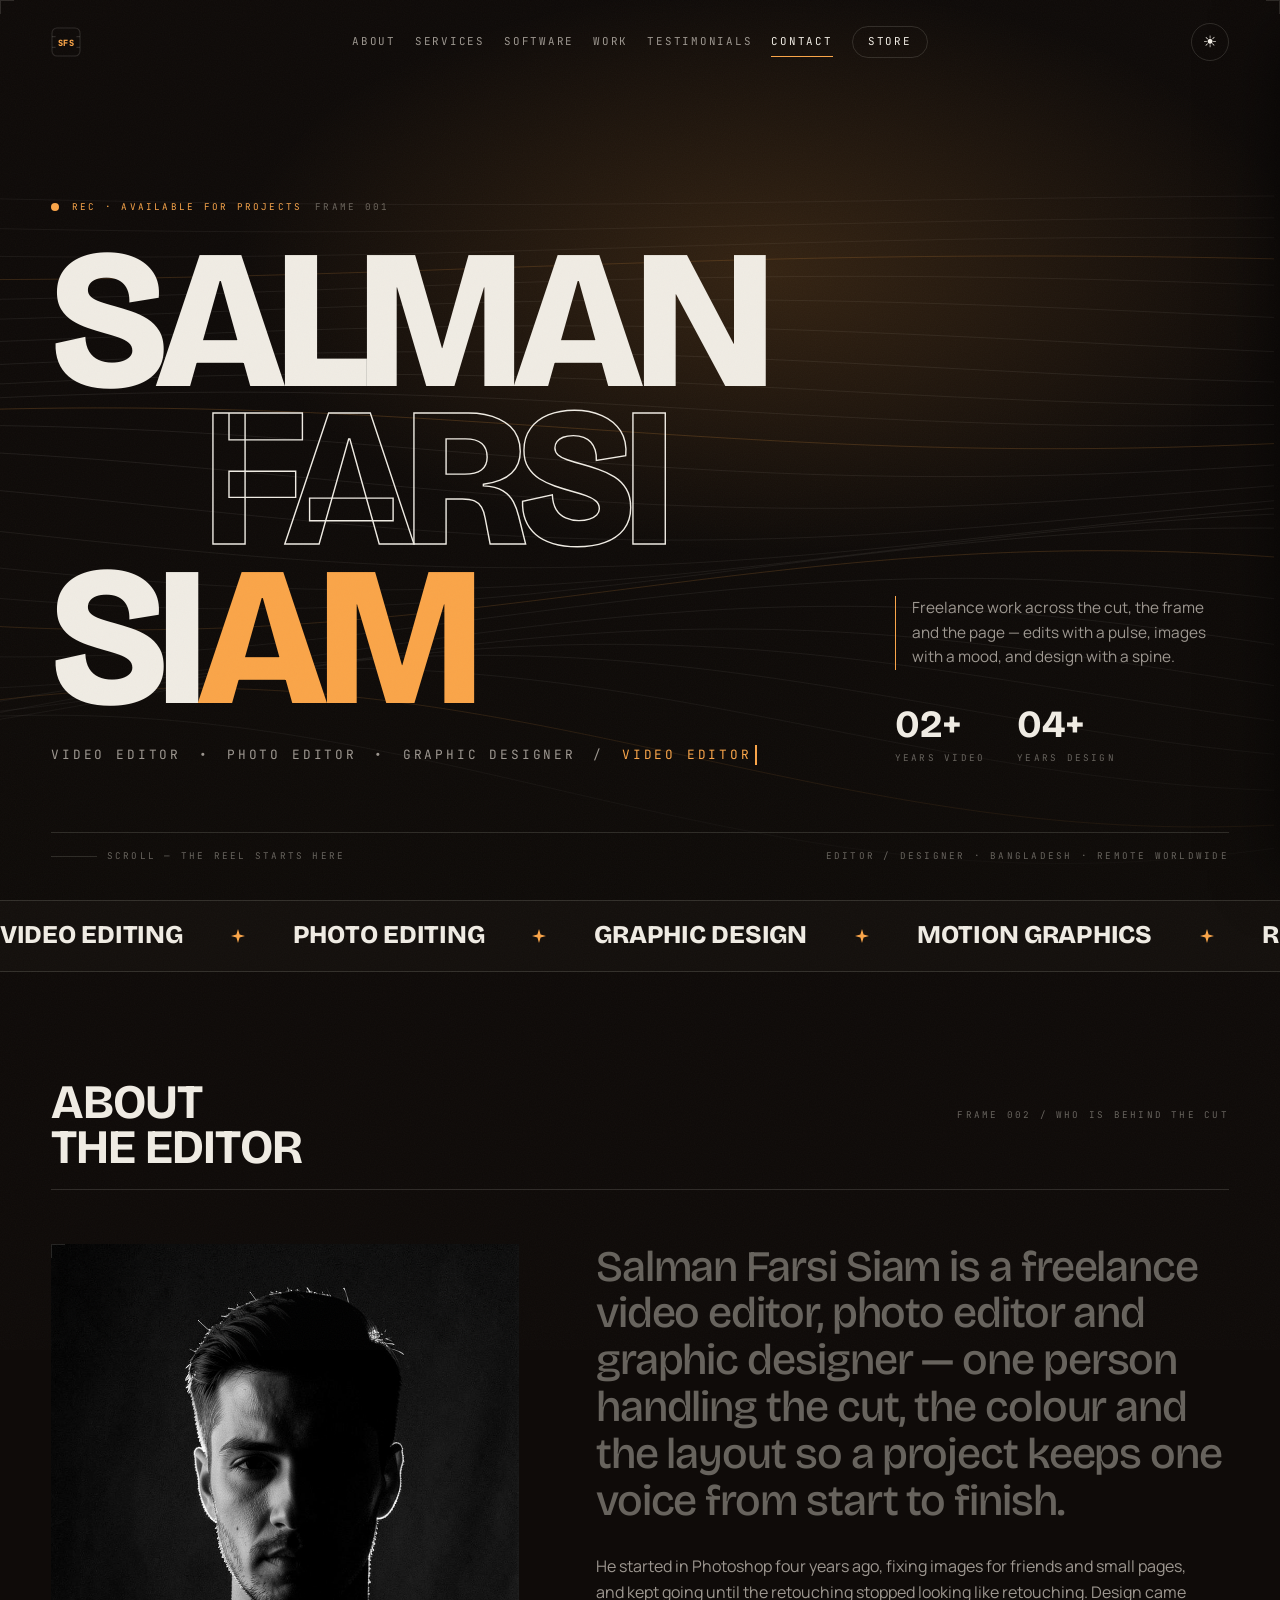
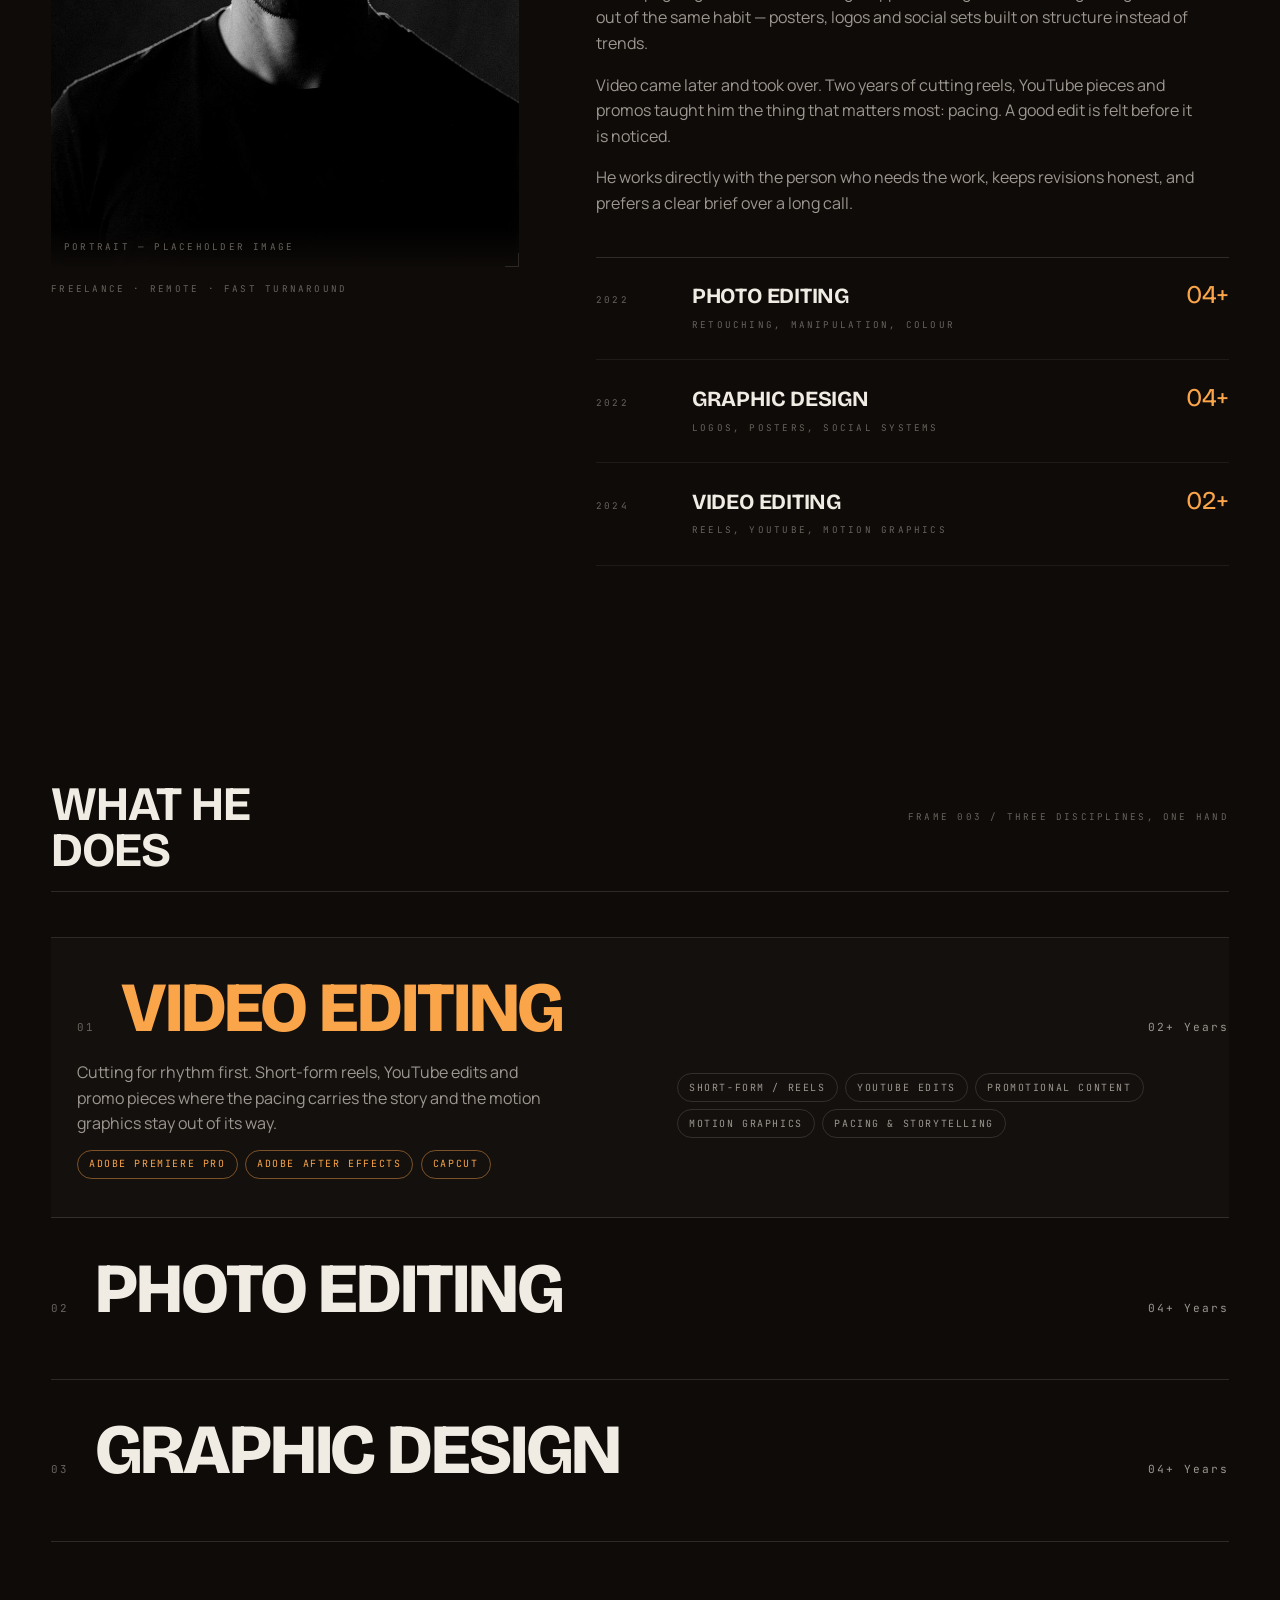
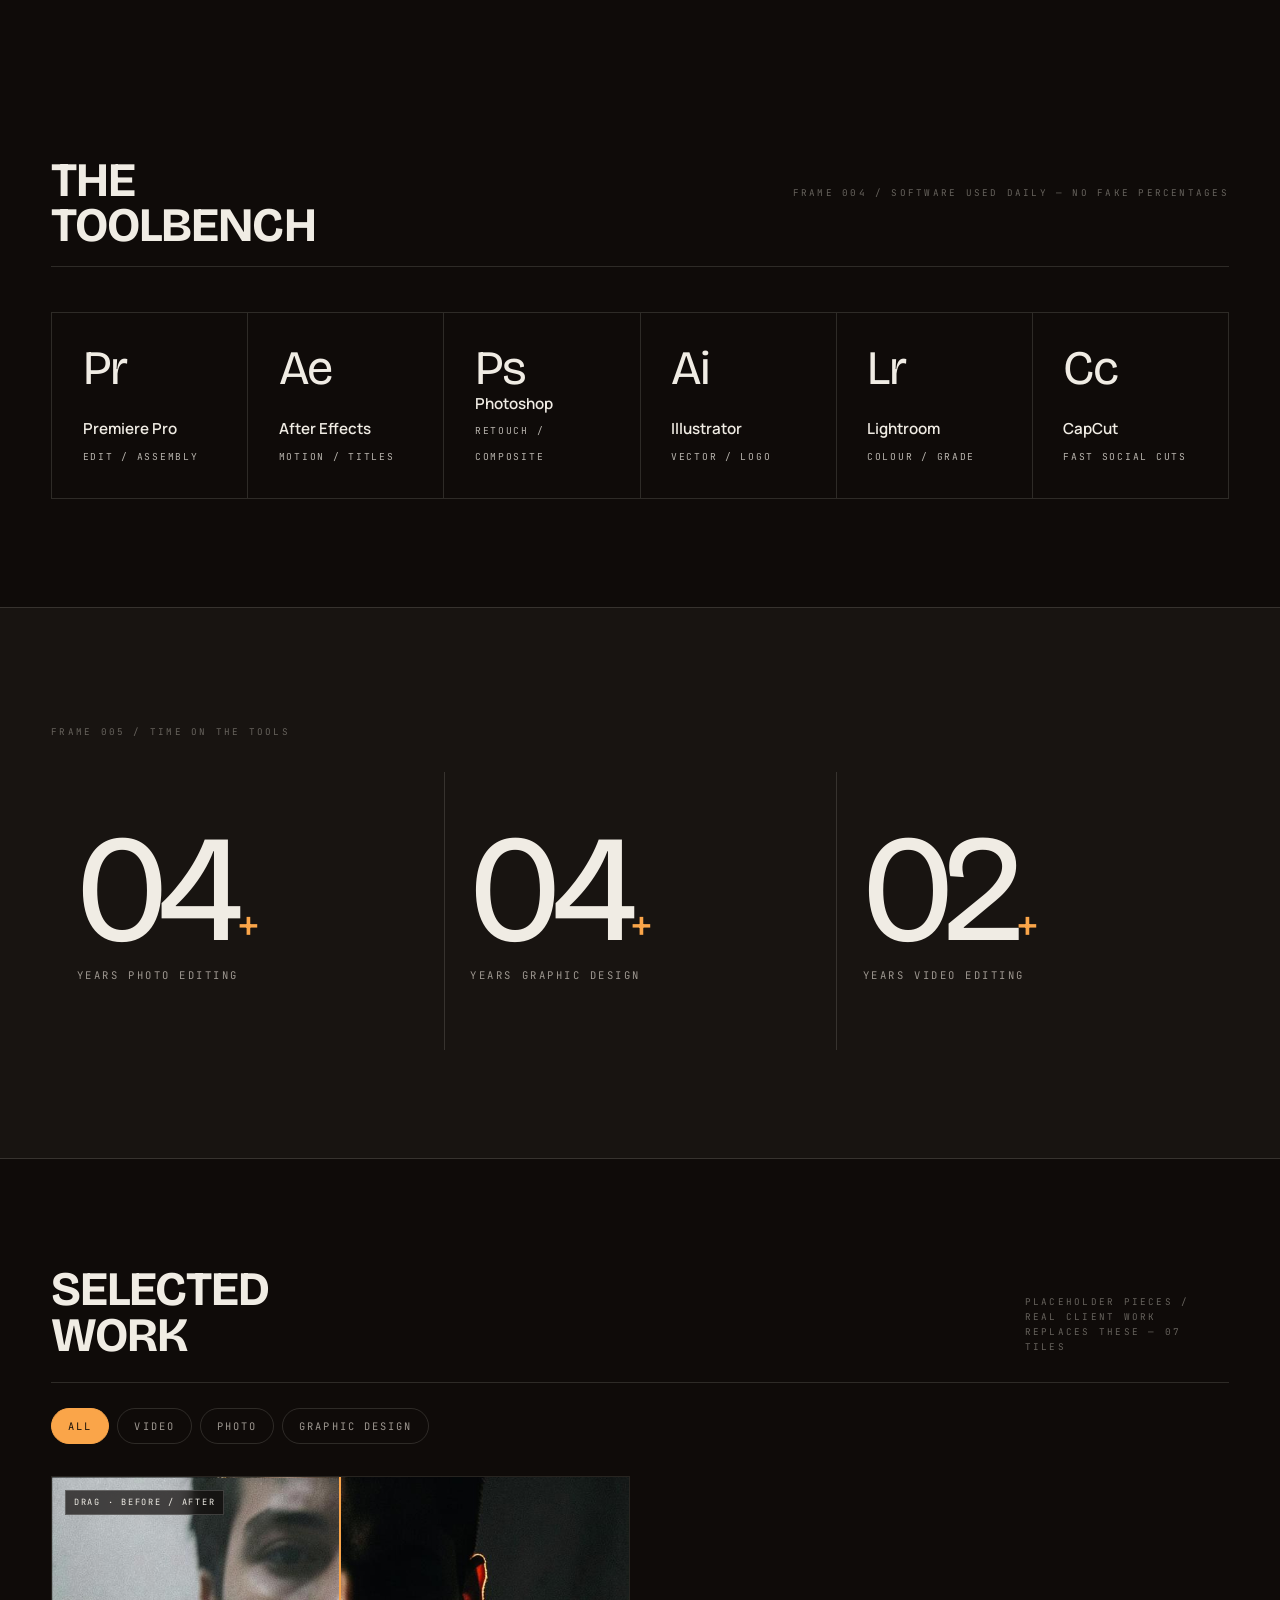
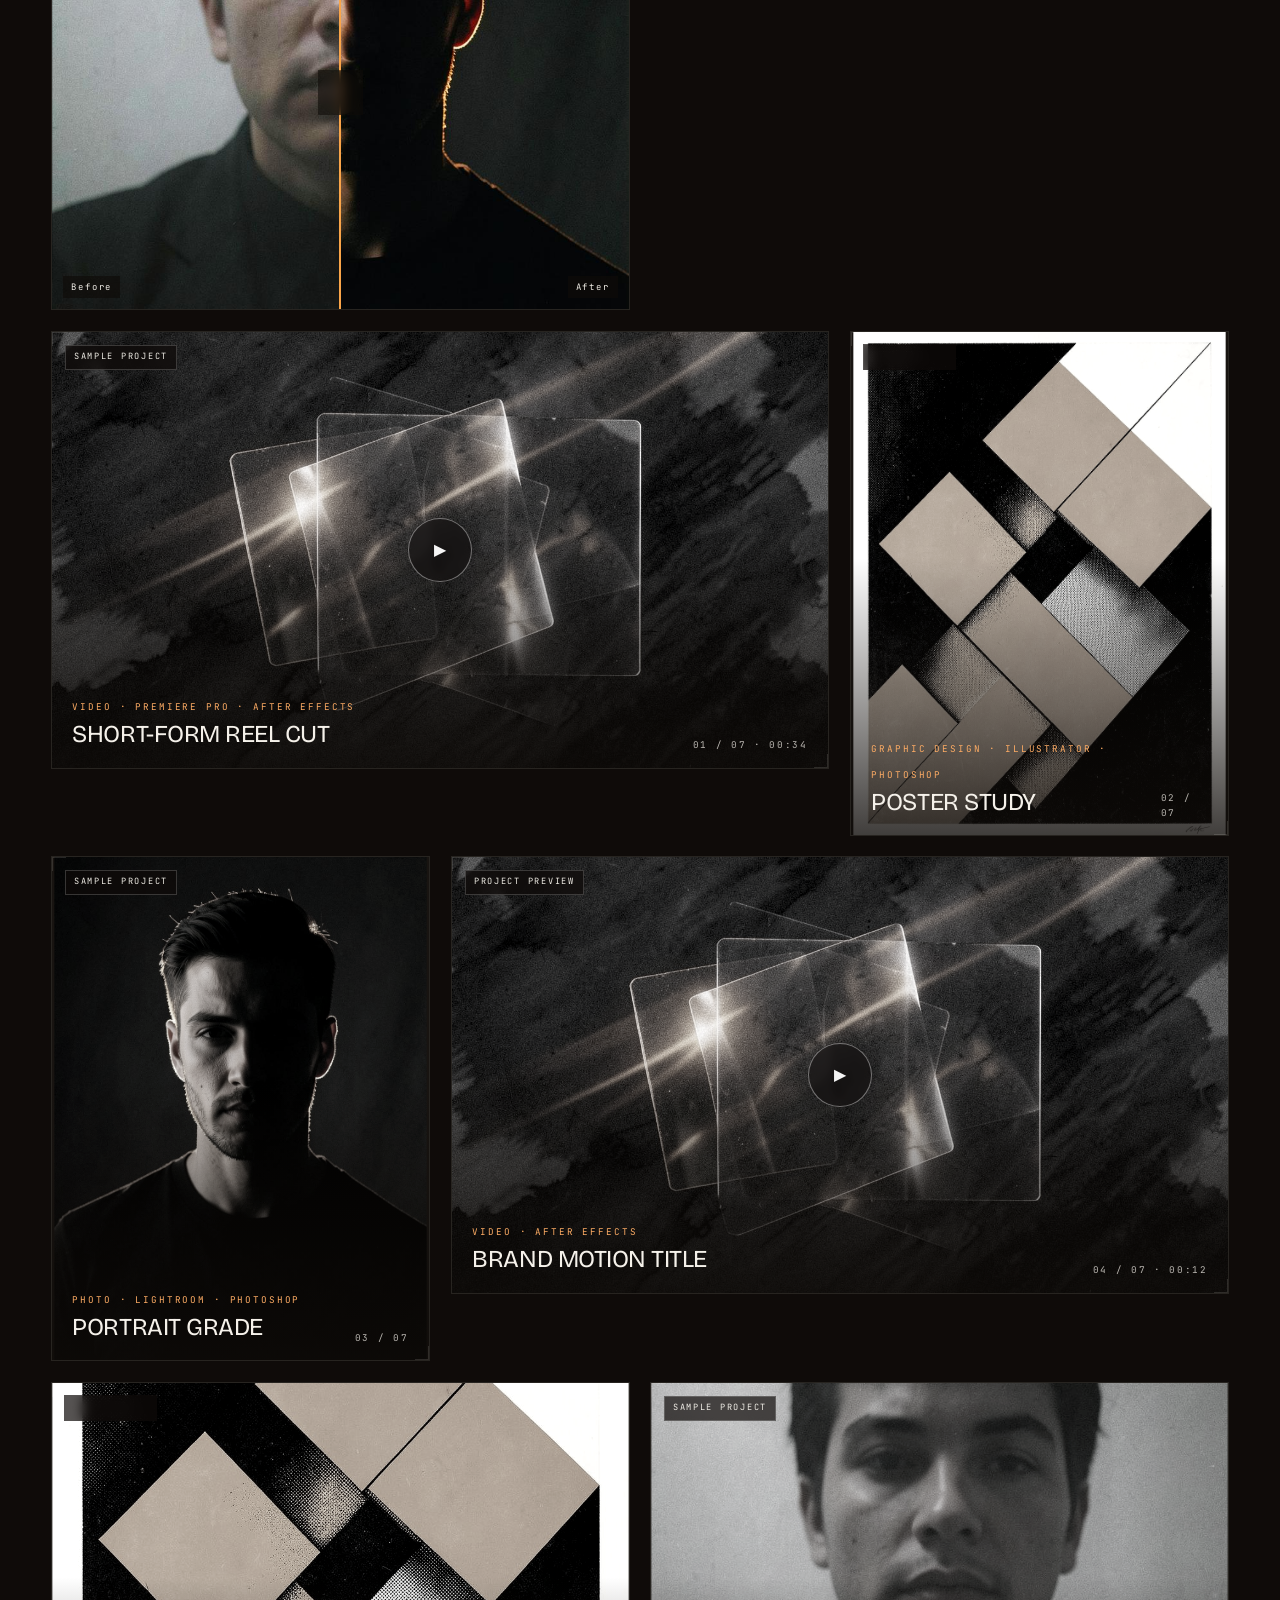
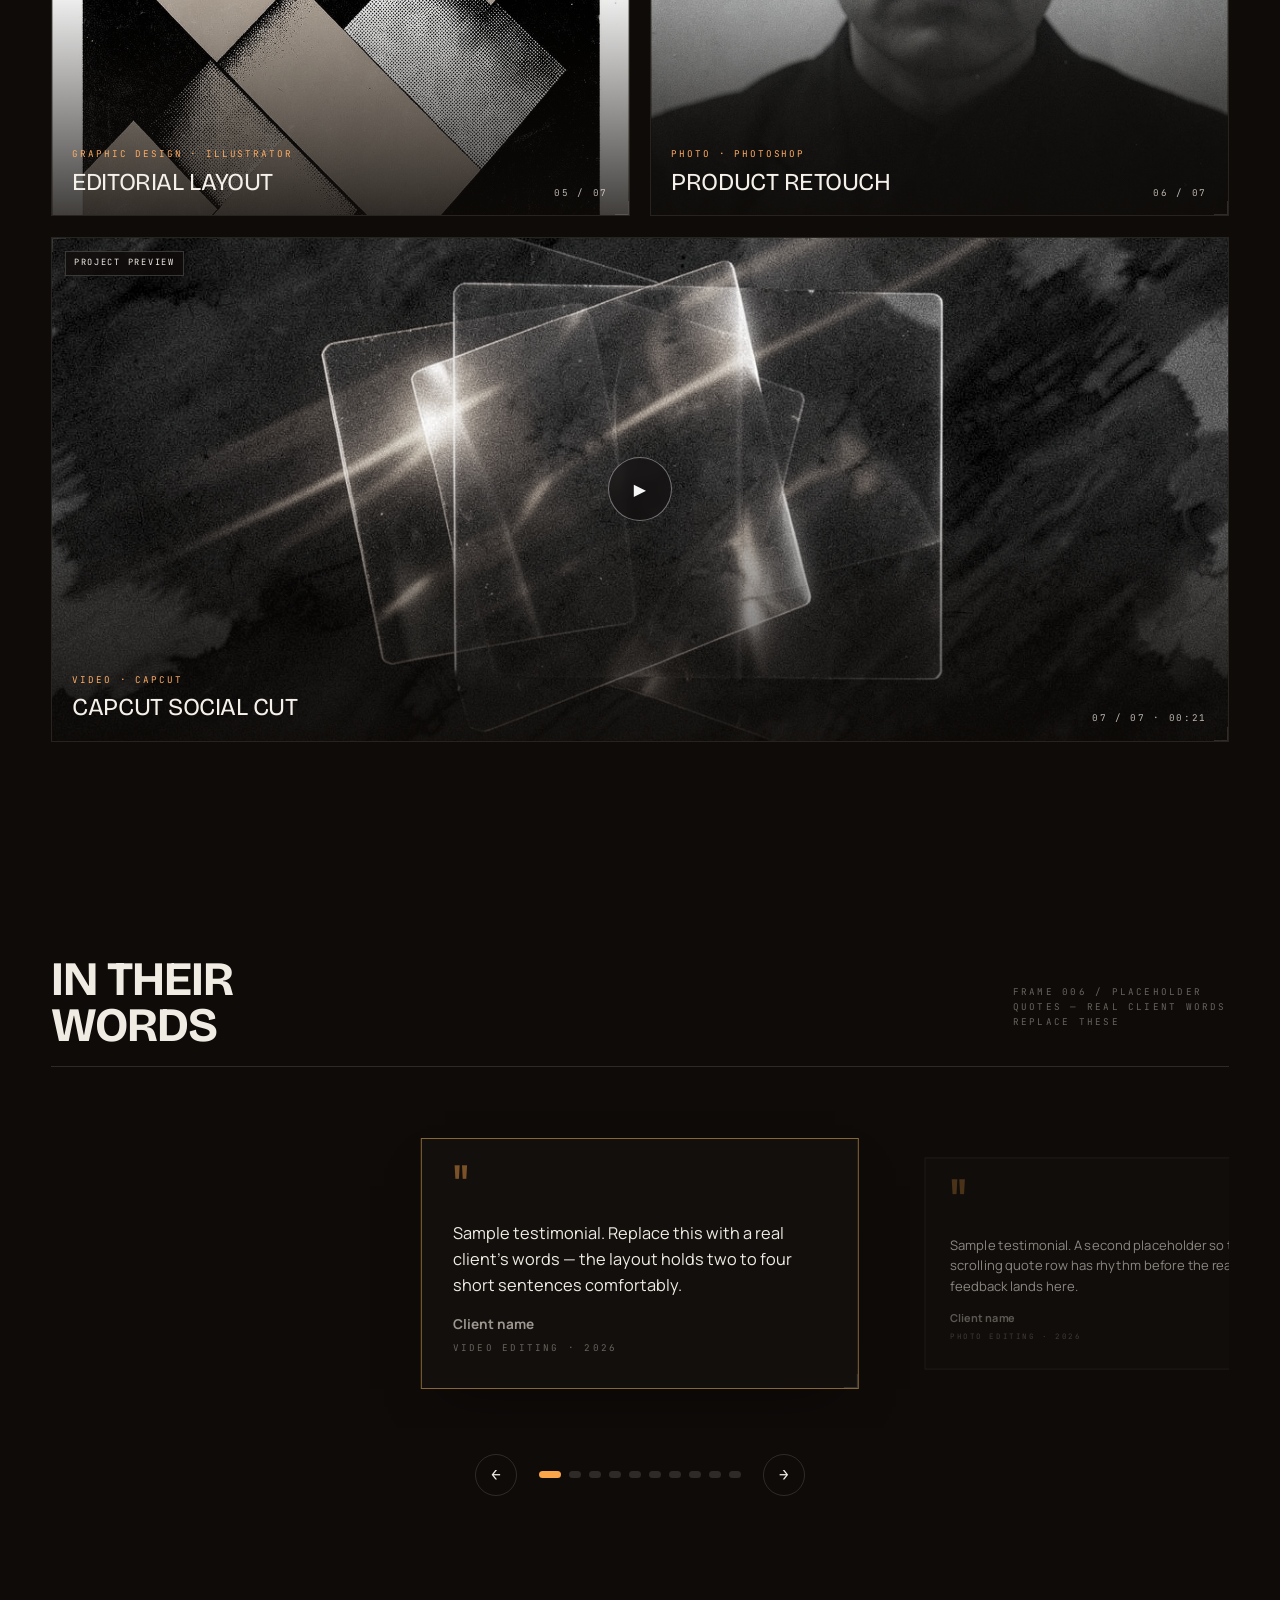
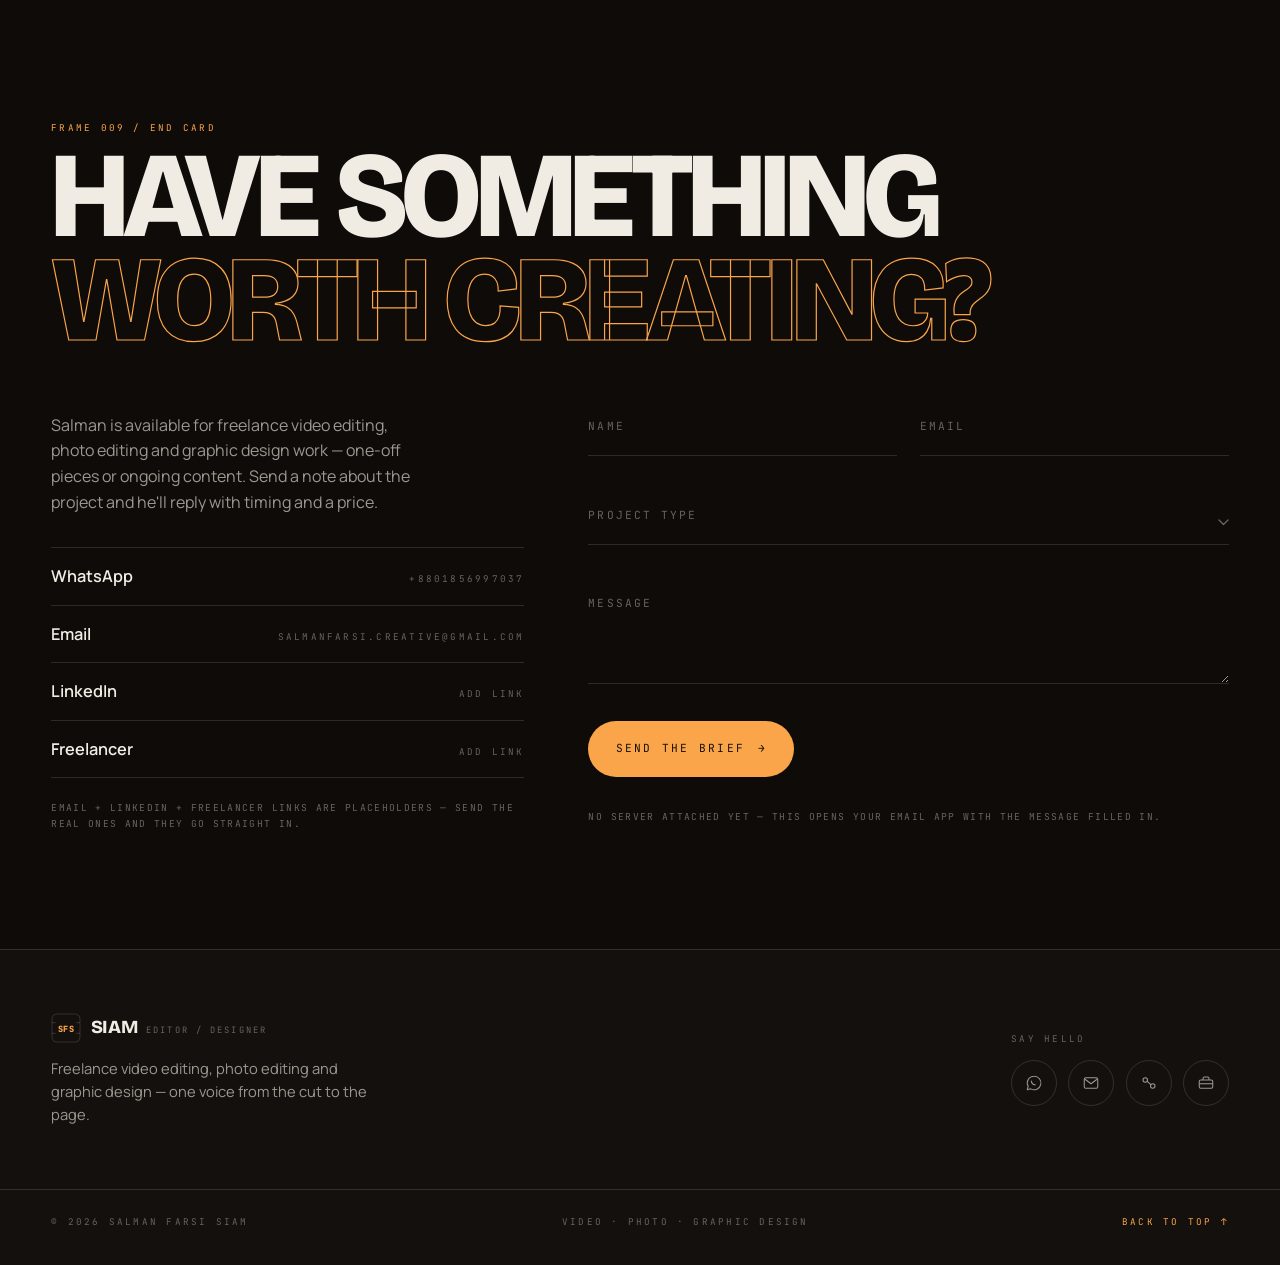
<file: index.html>
<!DOCTYPE html>
<html lang="en" data-theme="dark">
<head>
<meta charset="utf-8" />
<meta name="viewport" content="width=device-width, initial-scale=1" />
<title>Salman Farsi Siam — Video Editor, Photo Editor &amp; Graphic Designer</title>
<meta name="description" content="Freelance video editing, photo retouching and graphic design by Salman Farsi Siam. Reels, YouTube edits, colour grading, logos and posters." />
<meta name="author" content="Salman Farsi Siam" />
<meta property="og:title" content="Salman Farsi Siam — Video Editor, Photo Editor & Graphic Designer" />
<meta property="og:description" content="Freelance video editing, photo retouching and graphic design by Salman Farsi Siam. Reels, YouTube edits, colour grading, logos and posters." />
<meta property="og:type" content="website" />
<meta name="twitter:card" content="summary_large_image" />
<link rel="preconnect" href="https://fonts.googleapis.com" />
<link rel="preconnect" href="https://fonts.gstatic.com" crossorigin />
<link rel="stylesheet" href="https://fonts.googleapis.com/css2?family=Bricolage+Grotesque:opsz,wght@12..96,400..800&family=Manrope:wght@400;500;600;700&family=JetBrains+Mono:wght@400;500&display=swap" />
<link rel="stylesheet" href="styles.css" />
<link rel="icon" href="favicon.ico" type="image/x-icon" />
</head>
<body>

<div class="grain" aria-hidden="true"></div>

<div class="progress" id="progressBar" aria-hidden="true"></div>

<header class="nav" id="nav">
  <div class="wrap nav-inner">
    <a href="#top" class="brand">
      <svg class="brand-mark" width="30" height="30" viewBox="0 0 30 30" fill="none" aria-hidden="true">
      <rect x="1" y="1" width="28" height="28" rx="5" stroke="var(--line)" stroke-width="1.1" />
      <path d="M1 9.6h3.6M1 20.4h3.6M25.4 9.6H29M25.4 20.4H29" stroke="var(--line)" stroke-width="1.1" />
      <text x="15" y="19.3" text-anchor="middle" class="brand-mark-text">SFS</text>
      </svg>
    </a>

    <nav class="nav-links" aria-label="Sections" id="navLinks">
      <a href="#about" class="nav-link" data-id="about">About</a>
      <a href="#services" class="nav-link" data-id="services">Services</a>
      <a href="#software" class="nav-link" data-id="software">Software</a>
      <a href="#work" class="nav-link" data-id="work">Work</a>
      <a href="#voices" class="nav-link" data-id="voices">Testimonials</a>
      <a href="#contact" class="nav-link" data-id="contact">Contact</a>
      <a href="store.html" class="nav-link nav-store">Store</a>
    </nav>

    <div class="nav-tools">
      <button class="icon-btn" id="themeToggle" aria-label="Switch to light theme">☀</button>
      <button class="icon-btn burger" id="menuToggle" aria-label="Open menu" aria-expanded="false">☰</button>
    </div>
  </div>
</header>

<div class="mobile-menu-backdrop" id="mobileMenuBackdrop"></div>
<div class="mobile-menu" id="mobileMenu">
  <a href="#about" style="--d:120ms">About <span>01</span></a>
  <a href="#services" style="--d:180ms">Services <span>02</span></a>
  <a href="#software" style="--d:240ms">Software <span>03</span></a>
  <a href="#work" style="--d:300ms">Work <span>04</span></a>
  <a href="#voices" style="--d:360ms">Testimonials <span>05</span></a>
  <a href="#contact" style="--d:420ms">Contact <span>06</span></a>
  <a href="store.html" style="--d:480ms">Store <span>↗</span></a>
</div>

<main>

  <!-- HERO -->
  <section class="hero" id="top">
    <canvas class="canvas-field" id="canvasField" aria-hidden="true"></canvas>
    <div class="hero-glow" id="heroGlow" aria-hidden="true"></div>
    <span class="cropmark tl"></span>
    <span class="cropmark tr"></span>

    <div class="wrap">
      <div class="hero-kicker">
        <span class="rec-dot" aria-hidden="true"></span>
        <span class="meta meta-accent">REC · Available for projects</span>
        <span class="meta" id="frameCounter">Frame 001</span>
      </div>

      <div class="hero-grid">
        <div>
          <h1 class="hero-name">
            <span class="line"><span style="--d:120ms">Salman</span></span>
            <span class="line indent"><span class="outline" style="--d:260ms">Farsi</span></span>
            <span class="line"><span style="--d:400ms">Si<em>am</em></span></span>
          </h1>

          <p class="hero-roles">
            <span>Video Editor</span>
            <span aria-hidden="true">•</span>
            <span>Photo Editor</span>
            <span aria-hidden="true">•</span>
            <span>Graphic Designer</span>
            <span aria-hidden="true">/</span>
            <span class="typer" id="typer" aria-live="off"></span>
          </p>
        </div>

        <aside class="hero-side">
          <p class="hero-statement">
            Freelance work across the cut, the frame and the page — edits with a pulse, images with
            a mood, and design with a spine.
          </p>
          <div class="hero-figures">
            <div><strong>02+</strong><span class="meta">Years video</span></div>
            <div><strong>04+</strong><span class="meta">Years design</span></div>
          </div>
        </aside>
      </div>

      <div class="hero-foot">
        <div class="scroll-hint">
          <i aria-hidden="true"></i>
          <span class="meta">Scroll — the reel starts here</span>
        </div>
        <span class="meta">Editor / Designer · Bangladesh · Remote worldwide</span>
      </div>
    </div>
  </section>

  <!-- MARQUEE -->
  <div class="marquee" aria-hidden="true">
    <div class="marquee-track" id="marqueeTrack"></div>
  </div>

  <!-- ABOUT -->
  <section class="section" id="about">
    <div class="wrap">
      <div class="section-head reveal">
        <h2 class="section-title">About<br />The Editor</h2>
        <p class="meta">Frame 002 / Who is behind the cut</p>
      </div>

      <div class="about-grid">
        <div class="about-sticky reveal">
          <figure class="about-portrait" style="margin:0">
            <img src="assets/work-photo-after.jpg" alt="Portrait placeholder for Salman Farsi Siam" />
            <figcaption class="meta">Portrait — placeholder image</figcaption>
            <span class="cropmark tl"></span>
            <span class="cropmark br"></span>
          </figure>
          <p class="meta" style="margin-top:0.9rem">Freelance · Remote · Fast turnaround</p>
        </div>

        <div>
          <p class="about-lede" id="aboutLede"></p>

          <div class="about-body reveal">
            <p>He started in Photoshop four years ago, fixing images for friends and small pages,
              and kept going until the retouching stopped looking like retouching. Design came out
              of the same habit — posters, logos and social sets built on structure instead of
              trends.</p>
            <p>Video came later and took over. Two years of cutting reels, YouTube pieces and promos
              taught him the thing that matters most: pacing. A good edit is felt before it is
              noticed.</p>
            <p>He works directly with the person who needs the work, keeps revisions honest, and
              prefers a clear brief over a long call.</p>
          </div>

          <div class="timeline reveal">
            <div class="timeline-row">
              <span class="meta">2022</span>
              <div><h4>Photo Editing</h4><p class="meta" style="margin-top:4px">Retouching, manipulation, colour</p></div>
              <span class="yrs">04+</span>
            </div>
            <div class="timeline-row">
              <span class="meta">2022</span>
              <div><h4>Graphic Design</h4><p class="meta" style="margin-top:4px">Logos, posters, social systems</p></div>
              <span class="yrs">04+</span>
            </div>
            <div class="timeline-row">
              <span class="meta">2024</span>
              <div><h4>Video Editing</h4><p class="meta" style="margin-top:4px">Reels, YouTube, motion graphics</p></div>
              <span class="yrs">02+</span>
            </div>
          </div>
        </div>
      </div>
    </div>
  </section>

  <!-- SERVICES -->
  <section class="section" id="services">
    <div class="wrap">
      <div class="section-head reveal">
        <h2 class="section-title">What He<br />Does</h2>
        <p class="meta">Frame 003 / Three disciplines, one hand</p>
      </div>

      <div class="svc-list" id="svcList"></div>
    </div>
  </section>

  <!-- SOFTWARE -->
  <section class="section" id="software">
    <div class="wrap">
      <div class="section-head reveal">
        <h2 class="section-title">The<br />Toolbench</h2>
        <p class="meta">Frame 004 / Software used daily — no fake percentages</p>
      </div>

      <div class="tool-wall" id="toolWall"></div>
    </div>
  </section>

  <!-- STATS -->
  <section class="section stats" aria-label="Experience in years">
    <div class="wrap">
      <p class="meta reveal">Frame 005 / Time on the tools</p>
      <div class="stats-grid" style="margin-top:2rem" id="statsGrid"></div>
    </div>
  </section>

  <!-- WORK -->
  <section class="section" id="work">
    <div class="wrap">
      <div class="section-head reveal">
        <h2 class="section-title">Selected<br />Work</h2>
        <p class="meta" style="max-width:34ch">Placeholder pieces / real client work replaces these — 07 tiles</p>
      </div>

      <div class="filters" role="tablist" aria-label="Filter work by discipline" id="filters">
        <button role="tab" aria-selected="true" class="filter on" data-key="all">All</button>
        <button role="tab" aria-selected="false" class="filter" data-key="video">Video</button>
        <button role="tab" aria-selected="false" class="filter" data-key="photo">Photo</button>
        <button role="tab" aria-selected="false" class="filter" data-key="graphic">Graphic Design</button>
      </div>

      <div class="work-grid" id="workGrid"></div>
    </div>
  </section>

  <!-- TESTIMONIALS -->
  <section class="section" id="voices">
    <div class="wrap">
      <div class="section-head reveal">
        <h2 class="section-title">In Their<br />Words</h2>
        <p class="meta" style="max-width:36ch">Frame 006 / Placeholder quotes — real client words replace these</p>
      </div>

      <div class="quote-carousel reveal" id="quoteCarousel">
        <div class="quote-viewport" id="quoteViewport">
          <div class="quote-track" id="quoteTrack"></div>
        </div>
        <div class="quote-controls">
          <button class="carousel-btn" id="prevQuote" aria-label="Previous testimonial">←</button>
          <div class="quote-dots" id="quoteDots"></div>
          <button class="carousel-btn" id="nextQuote" aria-label="Next testimonial">→</button>
        </div>
      </div>
    </div>
  </section>

  <!-- CONTACT -->
  <section class="section contact" id="contact">
    <div class="wrap">
      <p class="meta meta-accent reveal">Frame 009 / End card</p>
      <h2 class="contact-huge reveal">Have something<br /><em>worth creating?</em></h2>

      <div class="contact-grid">
        <div class="reveal">
          <p style="color:var(--muted);max-width:38ch">
            Salman is available for freelance video editing, photo editing and graphic design
            work — one-off pieces or ongoing content. Send a note about the project and he'll
            reply with timing and a price.
          </p>
          <div class="contact-links" style="margin-top:2rem">
            <a class="contact-link" href="https://wa.me/8801856997037" target="_blank" rel="noreferrer">
              <b>WhatsApp</b><span class="meta">+8801856997037</span>
            </a>
            <a class="contact-link" href="mailto:salmanfarsi.creative@gmail.com">
              <b>Email</b><span class="meta">salmanfarsi.creative@gmail.com</span>
            </a>
            <a class="contact-link" href="#">
              <b>LinkedIn</b><span class="meta">Add link</span>
            </a>
            <a class="contact-link" href="#">
              <b>Freelancer</b><span class="meta">Add link</span>
            </a>
          </div>
          <p class="note" style="margin-top:1.4rem">
            Email + LinkedIn + Freelancer links are placeholders — send the real ones and they go
            straight in.
          </p>
        </div>

        <form class="form reveal" id="contactForm" novalidate>
          <div class="form-row">
            <div class="field" id="fieldName">
              <input id="cname" autocomplete="name" />
              <label for="cname">Name</label>
              <span class="err" id="errName" hidden></span>
            </div>
            <div class="field" id="fieldEmail">
              <input id="cemail" type="email" autocomplete="email" />
              <label for="cemail">Email</label>
              <span class="err" id="errEmail" hidden></span>
            </div>
          </div>
          <div class="field select-field" id="fieldProject">
            <button type="button" class="select-trigger" id="projectTrigger" aria-haspopup="listbox" aria-expanded="false">
              <span class="select-value" id="projectValue">&nbsp;</span>
              <svg class="select-chevron" width="11" height="7" viewBox="0 0 11 7" fill="none" aria-hidden="true">
                <path d="M1 1l4.5 4.5L10 1" stroke="currentColor" stroke-width="1.4" stroke-linecap="round" stroke-linejoin="round" />
              </svg>
            </button>
            <input type="hidden" id="cproject" value="" />
            <ul class="select-options" id="projectOptions" role="listbox" tabindex="-1" hidden>
              <li role="option" data-value="Video editing">Video editing</li>
              <li role="option" data-value="Photo editing">Photo editing</li>
              <li role="option" data-value="Graphic design">Graphic design</li>
              <li role="option" data-value="Something else">Something else</li>
            </ul>
            <label for="projectTrigger">Project type</label>
          </div>
          <div class="field" id="fieldMessage">
            <textarea id="cmessage"></textarea>
            <label for="cmessage">Message</label>
            <span class="err" id="errMessage" hidden></span>
          </div>
          <button class="btn" type="submit">Send the brief <span aria-hidden="true">→</span></button>
          <p class="note" id="formStatus" role="status">
            No server attached yet — this opens your email app with the message filled in.
          </p>
        </form>
      </div>
    </div>
  </section>

</main>

<footer class="site-footer">
  <div class="wrap footer-top">
    <div class="footer-brand">
      <a href="#top" class="brand">
      <svg class="brand-mark" width="30" height="30" viewBox="0 0 30 30" fill="none" aria-hidden="true">
      <rect x="1" y="1" width="28" height="28" rx="5" stroke="var(--line)" stroke-width="1.1" />
      <path d="M1 9.6h3.6M1 20.4h3.6M25.4 9.6H29M25.4 20.4H29" stroke="var(--line)" stroke-width="1.1" />
      <text x="15" y="19.3" text-anchor="middle" class="brand-mark-text">SFS</text>
    </svg>
      <span class="brand-text">Siam<small>Editor / Designer</small></span>
    </a>
      <p class="footer-tagline">
        Freelance video editing, photo editing and graphic design — one voice from the cut to
        the page.
      </p>
    </div>

    <div class="footer-social">
      <span class="meta footer-social-label">Say hello</span>
      <div class="social-row">
        <a class="social-icon" href="https://wa.me/8801856997037" target="_blank" rel="noreferrer" aria-label="WhatsApp">
          <svg width="18" height="18" viewBox="0 0 24 24" fill="none" aria-hidden="true">
            <path d="M12 3a9 9 0 00-7.8 13.4L3 21l4.8-1.2A9 9 0 1012 3z" stroke="currentColor" stroke-width="1.4" stroke-linejoin="round" />
            <path d="M8.5 9.5c.3 2.5 2.5 4.7 5 5" stroke="currentColor" stroke-width="1.4" stroke-linecap="round" />
          </svg>
        </a>
        <a class="social-icon" href="mailto:salmanfarsi.creative@gmail.com" aria-label="Email">
          <svg width="18" height="18" viewBox="0 0 24 24" fill="none" aria-hidden="true">
            <rect x="3" y="5" width="18" height="14" rx="2" stroke="currentColor" stroke-width="1.4" />
            <path d="M4 7l8 6 8-6" stroke="currentColor" stroke-width="1.4" stroke-linecap="round" stroke-linejoin="round" />
          </svg>
        </a>
        <a class="social-icon" href="#" aria-label="LinkedIn">
          <svg width="18" height="18" viewBox="0 0 24 24" fill="none" aria-hidden="true">
            <circle cx="7" cy="8" r="3" stroke="currentColor" stroke-width="1.4" />
            <circle cx="17" cy="16" r="3" stroke="currentColor" stroke-width="1.4" />
            <path d="M9.5 9.8l5 4.4" stroke="currentColor" stroke-width="1.4" stroke-linecap="round" />
          </svg>
        </a>
        <a class="social-icon" href="#" aria-label="Freelancer">
          <svg width="18" height="18" viewBox="0 0 24 24" fill="none" aria-hidden="true">
            <rect x="3" y="8" width="18" height="11" rx="2" stroke="currentColor" stroke-width="1.4" />
            <path d="M8 8V6a2 2 0 012-2h4a2 2 0 012 2v2" stroke="currentColor" stroke-width="1.4" />
            <path d="M3 13h18" stroke="currentColor" stroke-width="1.4" />
          </svg>
        </a>
      </div>
    </div>
  </div>

  <div class="wrap footer-bottom">
    <span class="meta" id="footerYear">© Salman Farsi Siam</span>
    <span class="meta">Video · Photo · Graphic Design</span>
    <a class="meta meta-accent" href="#top">Back to top ↑</a>
  </div>
</footer>

<div class="lightbox" id="lightbox" role="dialog" aria-modal="true" style="display:none;">
  <button class="lightbox-close" id="lightboxClose" aria-label="Close">✕</button>
  <div class="lightbox-inner" id="lightboxInner"></div>
</div>

<script src="common.js"></script>
<script src="script.js"></script>
</body>
</html>
</file>
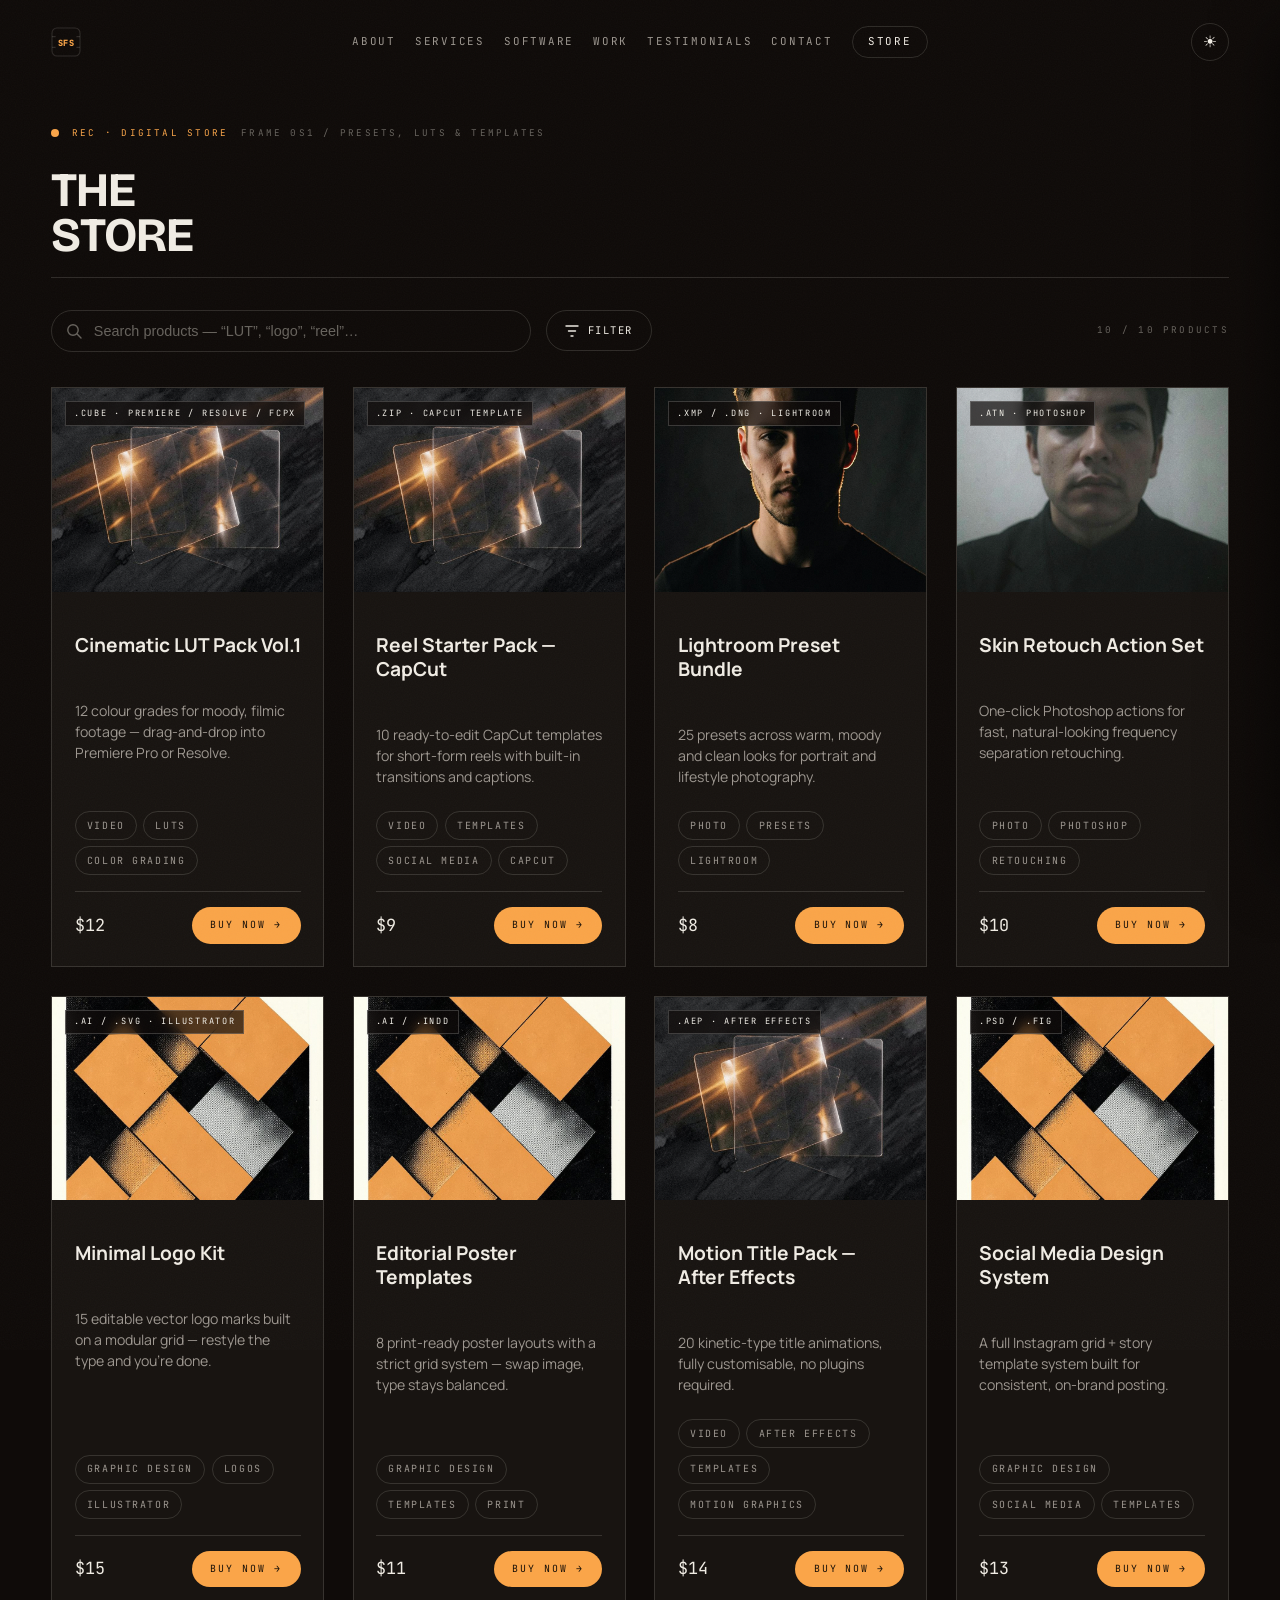
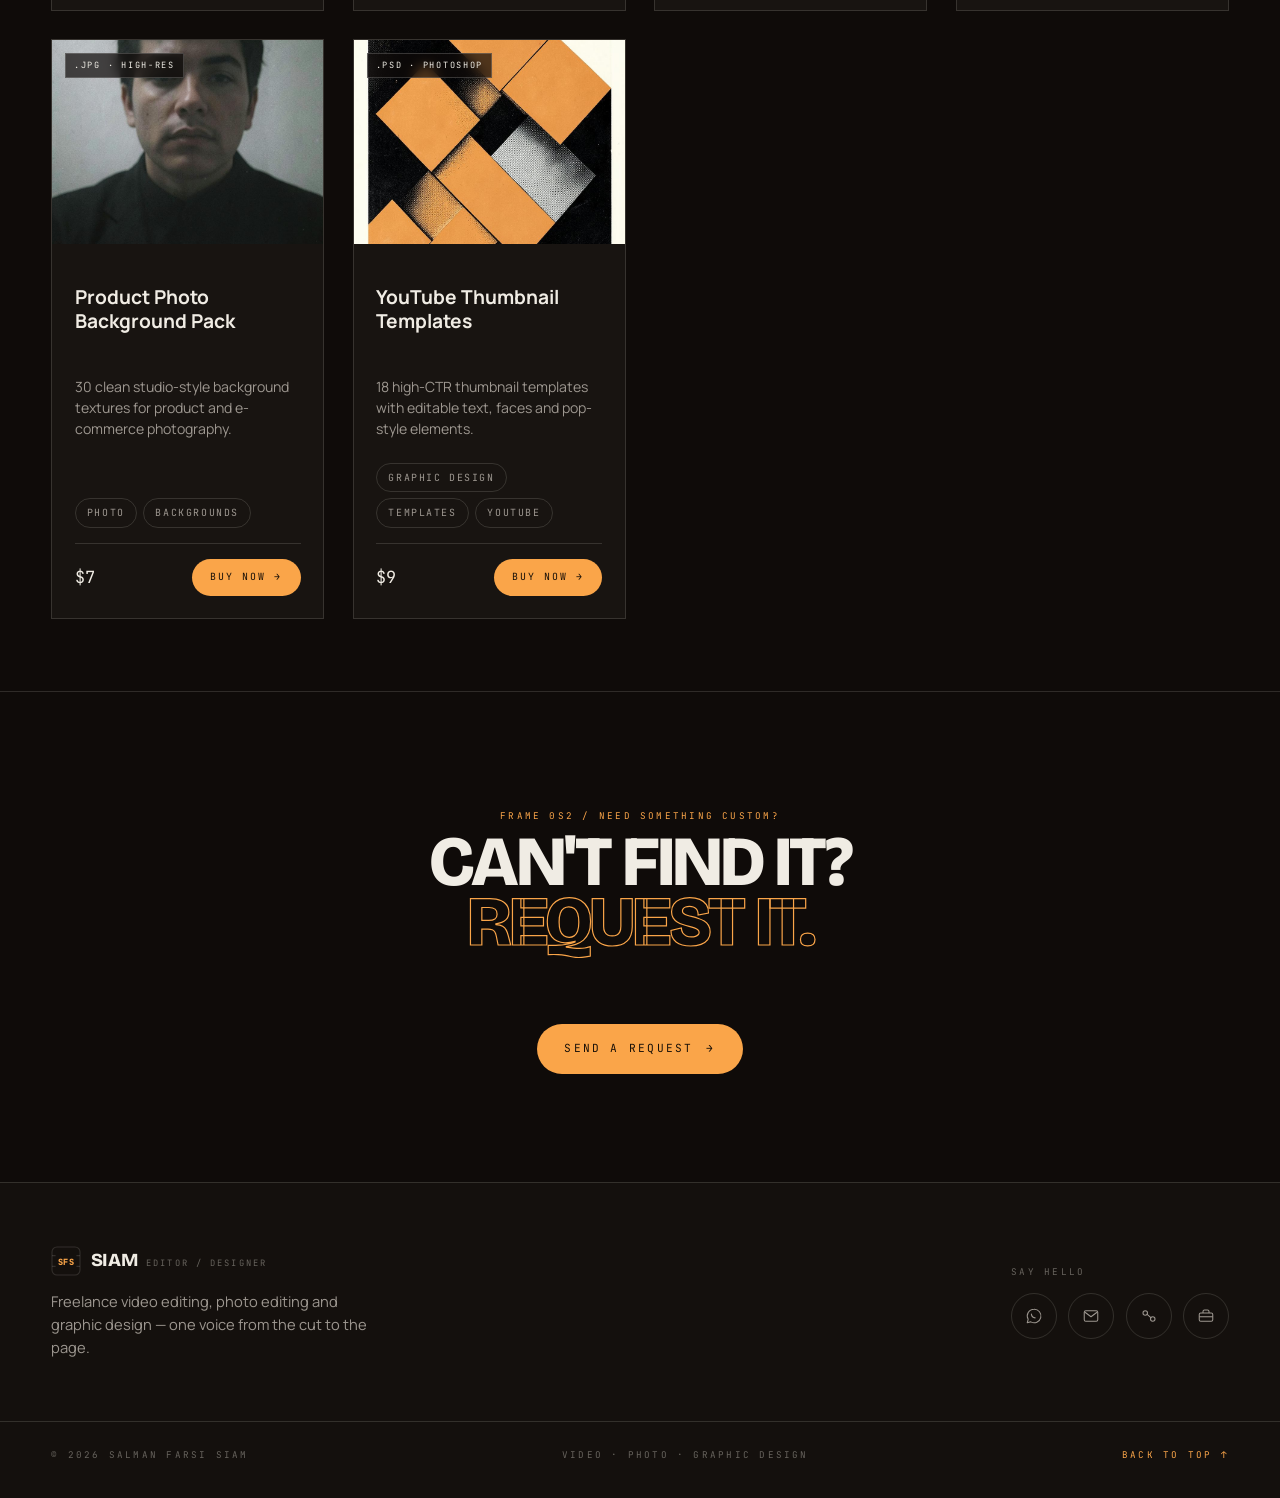
<file: store.html>
<!DOCTYPE html>
<html lang="en" data-theme="dark">
<head>
<meta charset="utf-8" />
<meta name="viewport" content="width=device-width, initial-scale=1" />
<title>Store — Salman Farsi Siam | Digital Presets, LUTs &amp; Templates</title>
<meta name="description" content="Digital products by Salman Farsi Siam — LUTs, Lightroom presets, video templates, Photoshop actions and design kits." />
<meta name="author" content="Salman Farsi Siam" />
<link rel="preconnect" href="https://fonts.googleapis.com" />
<link rel="preconnect" href="https://fonts.gstatic.com" crossorigin />
<link rel="stylesheet" href="https://fonts.googleapis.com/css2?family=Bricolage+Grotesque:opsz,wght@12..96,400..800&family=Manrope:wght@400;500;600;700&family=JetBrains+Mono:wght@400;500&display=swap" />
<link rel="stylesheet" href="styles.css" />
<link rel="stylesheet" href="store.css" />
<link rel="icon" href="favicon.ico" type="image/x-icon" />
</head>
<body>

<div class="grain" aria-hidden="true"></div>
<div class="progress" id="progressBar" aria-hidden="true"></div>

<header class="nav" id="nav">
  <div class="wrap nav-inner">
    <a href="index.html#top" class="brand">
      <svg class="brand-mark" width="30" height="30" viewBox="0 0 30 30" fill="none" aria-hidden="true">
      <rect x="1" y="1" width="28" height="28" rx="5" stroke="var(--line)" stroke-width="1.1" />
      <path d="M1 9.6h3.6M1 20.4h3.6M25.4 9.6H29M25.4 20.4H29" stroke="var(--line)" stroke-width="1.1" />
      <text x="15" y="19.3" text-anchor="middle" class="brand-mark-text">SFS</text>
      </svg>
    </a>

    <nav class="nav-links" aria-label="Sections" id="navLinks">
      <a href="index.html#about" class="nav-link">About</a>
      <a href="index.html#services" class="nav-link">Services</a>
      <a href="index.html#software" class="nav-link">Software</a>
      <a href="index.html#work" class="nav-link">Work</a>
      <a href="index.html#voices" class="nav-link">Testimonials</a>
      <a href="index.html#contact" class="nav-link">Contact</a>
      <a href="store.html" class="nav-link nav-store active">Store</a>
    </nav>

    <div class="nav-tools">
      <button class="icon-btn" id="themeToggle" aria-label="Switch to light theme">☀</button>
      <button class="icon-btn burger" id="menuToggle" aria-label="Open menu" aria-expanded="false">☰</button>
    </div>
  </div>
</header>

<div class="mobile-menu-backdrop" id="mobileMenuBackdrop"></div>
<div class="mobile-menu" id="mobileMenu">
  <a href="index.html#about" style="--d:120ms">About <span>01</span></a>
  <a href="index.html#services" style="--d:180ms">Services <span>02</span></a>
  <a href="index.html#software" style="--d:240ms">Software <span>03</span></a>
  <a href="index.html#work" style="--d:300ms">Work <span>04</span></a>
  <a href="index.html#voices" style="--d:360ms">Testimonials <span>05</span></a>
  <a href="index.html#contact" style="--d:420ms">Contact <span>06</span></a>
  <a href="store.html" style="--d:480ms">Store <span>↗</span></a>
</div>

<main>

  <!-- STORE HEADER -->
  <section class="section store-hero">
    <div class="wrap">
      <div class="hero-kicker reveal">
        <span class="rec-dot" aria-hidden="true"></span>
        <span class="meta meta-accent">REC · Digital Store</span>
        <span class="meta">Frame 0S1 / Presets, LUTs &amp; templates</span>
      </div>

      <h2 class="section-title reveal" style="margin-top:1.2rem">The<br />Store</h2>
    </div>
  </section>

  <!-- SEARCH + FILTER + GRID -->
  <section class="store-body">
    <div class="wrap">
      <div class="search-row reveal">
        <div class="search-box">
          <svg class="search-icon" width="16" height="16" viewBox="0 0 16 16" fill="none" aria-hidden="true">
            <circle cx="7" cy="7" r="5.2" stroke="currentColor" stroke-width="1.4" />
            <line x1="11.1" y1="11.1" x2="15" y2="15" stroke="currentColor" stroke-width="1.4" stroke-linecap="round" />
          </svg>
          <input type="search" id="storeSearch" placeholder="Search products — “LUT”, “logo”, “reel”…" autocomplete="off" />
          <button type="button" id="searchClear" class="search-clear" aria-label="Clear search" hidden>✕</button>
        </div>

        <div class="filter-wrap">
          <button type="button" class="filter-toggle" id="filterToggle" aria-expanded="false" aria-controls="filterDropdown">
            <svg width="14" height="14" viewBox="0 0 14 14" fill="none" aria-hidden="true">
              <path d="M1 2h12M3.5 7h7M6 12h2" stroke="currentColor" stroke-width="1.4" stroke-linecap="round" />
            </svg>
            Filter
            <span class="filter-badge" id="filterBadge" hidden>0</span>
          </button>

          <div class="filter-dropdown" id="filterDropdown" hidden>
            <div class="filter-dropdown-head">
              <span class="meta">Filter by tag</span>
              <button type="button" class="clear-filters" id="clearFilters" hidden>Clear all ✕</button>
            </div>
            <div class="tag-chips" id="tagChips"></div>
          </div>
        </div>

        <span class="meta result-count" id="resultCount">10 / 10 products</span>
      </div>

      <div class="active-filters" id="activeFilters"></div>

      <div class="product-grid" id="productGrid"></div>
      <div class="empty-state" id="emptyState" hidden>
        <p class="display" style="font-size:clamp(1.3rem,3vw,1.9rem)">No products match</p>
        <p class="meta" style="margin-top:0.6rem">Try a different search term or remove a filter tag.</p>
      </div>
    </div>
  </section>

  <!-- STORE CTA -->
  <section class="section store-cta">
    <div class="wrap">
      <p class="meta meta-accent reveal">Frame 0S2 / Need something custom?</p>
      <h2 class="contact-huge reveal" style="font-size:clamp(2rem,6vw,4.4rem)">
        Can't find it?<br /><em>Request it.</em>
      </h2>
      <a class="btn reveal" href="index.html#contact" style="margin-top:1.6rem">Send a request <span aria-hidden="true">→</span></a>
    </div>
  </section>

</main>

<footer class="site-footer">
  <div class="wrap footer-top">
    <div class="footer-brand">
      <a href="index.html#top" class="brand">
      <svg class="brand-mark" width="30" height="30" viewBox="0 0 30 30" fill="none" aria-hidden="true">
      <rect x="1" y="1" width="28" height="28" rx="5" stroke="var(--line)" stroke-width="1.1" />
      <path d="M1 9.6h3.6M1 20.4h3.6M25.4 9.6H29M25.4 20.4H29" stroke="var(--line)" stroke-width="1.1" />
      <text x="15" y="19.3" text-anchor="middle" class="brand-mark-text">SFS</text>
    </svg>
      <span class="brand-text">Siam<small>Editor / Designer</small></span>
    </a>
      <p class="footer-tagline">
        Freelance video editing, photo editing and graphic design — one voice from the cut to
        the page.
      </p>
    </div>

    <div class="footer-social">
      <span class="meta footer-social-label">Say hello</span>
      <div class="social-row">
        <a class="social-icon" href="https://wa.me/8801856997037" target="_blank" rel="noreferrer" aria-label="WhatsApp">
          <svg width="18" height="18" viewBox="0 0 24 24" fill="none" aria-hidden="true">
            <path d="M12 3a9 9 0 00-7.8 13.4L3 21l4.8-1.2A9 9 0 1012 3z" stroke="currentColor" stroke-width="1.4" stroke-linejoin="round" />
            <path d="M8.5 9.5c.3 2.5 2.5 4.7 5 5" stroke="currentColor" stroke-width="1.4" stroke-linecap="round" />
          </svg>
        </a>
        <a class="social-icon" href="mailto:salmanfarsi.creative@gmail.com" aria-label="Email">
          <svg width="18" height="18" viewBox="0 0 24 24" fill="none" aria-hidden="true">
            <rect x="3" y="5" width="18" height="14" rx="2" stroke="currentColor" stroke-width="1.4" />
            <path d="M4 7l8 6 8-6" stroke="currentColor" stroke-width="1.4" stroke-linecap="round" stroke-linejoin="round" />
          </svg>
        </a>
        <a class="social-icon" href="#" aria-label="LinkedIn">
          <svg width="18" height="18" viewBox="0 0 24 24" fill="none" aria-hidden="true">
            <circle cx="7" cy="8" r="3" stroke="currentColor" stroke-width="1.4" />
            <circle cx="17" cy="16" r="3" stroke="currentColor" stroke-width="1.4" />
            <path d="M9.5 9.8l5 4.4" stroke="currentColor" stroke-width="1.4" stroke-linecap="round" />
          </svg>
        </a>
        <a class="social-icon" href="#" aria-label="Freelancer">
          <svg width="18" height="18" viewBox="0 0 24 24" fill="none" aria-hidden="true">
            <rect x="3" y="8" width="18" height="11" rx="2" stroke="currentColor" stroke-width="1.4" />
            <path d="M8 8V6a2 2 0 012-2h4a2 2 0 012 2v2" stroke="currentColor" stroke-width="1.4" />
            <path d="M3 13h18" stroke="currentColor" stroke-width="1.4" />
          </svg>
        </a>
      </div>
    </div>
  </div>

  <div class="wrap footer-bottom">
    <span class="meta" id="footerYear">© Salman Farsi Siam</span>
    <span class="meta">Video · Photo · Graphic Design</span>
    <a class="meta meta-accent" href="index.html#top">Back to top ↑</a>
  </div>
</footer>

<!-- PURCHASE MODAL (payment coming soon) -->
<div class="lightbox purchase-modal" id="purchaseModal" role="dialog" aria-modal="true" style="display:none;">
  <button class="lightbox-close" id="purchaseModalClose" aria-label="Close">✕</button>
  <div class="purchase-modal-inner" id="purchaseModalBody"></div>
</div>

<script src="common.js"></script>
<script src="store.js"></script>
</body>
</html>
</file>
<file: styles.css>
/* =========================================================
   SALMAN FARSI SIAM — visual identity
   Motifs: cinematic frame lines + crop marks, timecode metadata,
   hairline editorial rules, film grain.
   ========================================================= */

:root {
  --ink: oklch(0.155 0.008 62);
  --ink-2: oklch(0.195 0.009 62);
  --ink-3: oklch(0.245 0.01 62);
  --paper: oklch(0.955 0.012 85);
  --text: oklch(0.945 0.012 85);
  --muted: oklch(0.68 0.012 75);
  --faint: oklch(0.5 0.01 75);
  --accent: oklch(0.79 0.145 65);
  --accent-deep: oklch(0.62 0.16 52);
  --line: color-mix(in oklch, var(--text) 14%, transparent);
  --line-soft: color-mix(in oklch, var(--text) 7%, transparent);
  --bg: var(--ink);
  --surface: var(--ink-2);
  --surface-2: var(--ink-3);
  --on-accent: oklch(0.18 0.02 62);

  --display: "Bricolage Grotesque", "Arial Black", sans-serif;
  --sans: "Manrope", system-ui, sans-serif;
  --mono: "JetBrains Mono", ui-monospace, monospace;

  --gutter: clamp(1.15rem, 4vw, 4.5rem);
  --ease: cubic-bezier(0.16, 1, 0.3, 1);
}

html[data-theme="light"] {
  --bg: oklch(0.958 0.01 88);
  --surface: oklch(0.985 0.006 88);
  --surface-2: oklch(0.925 0.012 85);
  --text: oklch(0.21 0.012 62);
  --muted: oklch(0.44 0.014 66);
  --faint: oklch(0.6 0.012 70);
  --accent: oklch(0.58 0.155 48);
  --accent-deep: oklch(0.45 0.13 45);
  --line: color-mix(in oklch, var(--text) 16%, transparent);
  --line-soft: color-mix(in oklch, var(--text) 8%, transparent);
  --on-accent: oklch(0.98 0.01 88);
}

* {
  box-sizing: border-box;
}
/* The `hidden` attribute must always win, even on elements whose class also
   sets a `display` value (badges, buttons, pills) — otherwise the author
   rule's display overrides the UA [hidden] rule and the element never
   actually disappears. */
[hidden] {
  display: none !important;
}
html {
  scroll-behavior: smooth;
  -webkit-text-size-adjust: 100%;
  scrollbar-width: thin;
  scrollbar-color: var(--accent-deep) transparent;
}

/* ---------- custom scrollbar (webkit) ---------- */
::-webkit-scrollbar {
  width: 10px;
  height: 10px;
}
::-webkit-scrollbar-track {
  background: var(--bg);
}
::-webkit-scrollbar-thumb {
  background: linear-gradient(180deg, var(--accent), var(--accent-deep));
  border-radius: 999px;
  border: 2px solid var(--bg);
  background-clip: padding-box;
}
::-webkit-scrollbar-thumb:hover {
  background: var(--accent);
  background-clip: padding-box;
}
::-webkit-scrollbar-corner {
  background: var(--bg);
}

body {
  margin: 0;
  background: var(--bg);
  color: var(--text);
  font-family: var(--sans);
  font-size: 16px;
  line-height: 1.6;
  overflow-x: hidden;
  transition: background-color 0.6s var(--ease), color 0.6s var(--ease);
  font-feature-settings: "ss01";
}
img {
  display: block;
  max-width: 100%;
}
a {
  color: inherit;
  text-decoration: none;
}
button {
  font: inherit;
  color: inherit;
  background: none;
  border: 0;
  cursor: pointer;
}
:focus-visible {
  outline: 2px solid var(--accent);
  outline-offset: 3px;
}
::selection {
  background: var(--accent);
  color: var(--on-accent);
}

/* ---------- shared primitives ---------- */
.wrap {
  width: 100%;
  max-width: 1440px;
  margin-inline: auto;
  padding-inline: var(--gutter);
}
.meta {
  font-family: var(--mono);
  font-size: clamp(0.58rem, 0.72vw, 0.7rem);
  letter-spacing: 0.24em;
  text-transform: uppercase;
  color: var(--faint);
}
.meta-accent {
  color: var(--accent);
}
.rule {
  height: 1px;
  background: var(--line);
  border: 0;
  margin: 0;
}
.display {
  font-family: var(--display);
  font-weight: 800;
  line-height: 0.86;
  letter-spacing: -0.035em;
  text-transform: uppercase;
  margin: 0;
}
.section {
  position: relative;
  padding-block: clamp(5rem, 12vh, 9rem);
}
.section-head {
  display: flex;
  align-items: baseline;
  justify-content: space-between;
  gap: 1.5rem;
  padding-bottom: 1.1rem;
  border-bottom: 1px solid var(--line);
  flex-wrap: wrap;
}
.section-title {
  font-family: var(--display);
  font-weight: 700;
  text-transform: uppercase;
  letter-spacing: -0.02em;
  font-size: clamp(1.6rem, 4vw, 3rem);
  line-height: 0.95;
  margin: 0;
}

/* film grain */
.grain {
  position: fixed;
  inset: -50%;
  pointer-events: none;
  z-index: 90;
  opacity: 0.028;
  background-image: url("data:image/svg+xml,%3Csvg xmlns='http://www.w3.org/2000/svg' width='140' height='140'%3E%3Cfilter id='n'%3E%3CfeTurbulence type='fractalNoise' baseFrequency='0.85' numOctaves='3'/%3E%3C/filter%3E%3Crect width='140' height='140' filter='url(%23n)'/%3E%3C/svg%3E");
  animation: grainshift 9s ease-in-out infinite;
  will-change: transform;
}
@keyframes grainshift {
  0%, 100% {
    transform: translate(0, 0);
  }
  50% {
    transform: translate(-1.2%, 1%);
  }
}

.progress {
  position: fixed;
  top: 0;
  left: 0;
  height: 2px;
  width: 100%;
  transform-origin: 0 50%;
  background: linear-gradient(90deg, var(--accent-deep), var(--accent));
  z-index: 120;
}

/* reveal system */
.reveal {
  opacity: 0;
  transform: translateY(26px);
  transition: opacity 0.9s var(--ease), transform 0.9s var(--ease);
  transition-delay: var(--d, 0ms);
}
.reveal.in {
  opacity: 1;
  transform: none;
}
@media (prefers-reduced-motion: reduce) {
  .reveal {
    opacity: 1;
    transform: none;
    transition: none;
  }
  .grain,
  .canvas-field {
    display: none;
  }
  html {
    scroll-behavior: auto;
  }
}

/* ---------- navigation ---------- */
.nav {
  position: fixed;
  inset: 0 0 auto 0;
  z-index: 100;
  transition: background-color 0.4s var(--ease), backdrop-filter 0.4s, border-color 0.4s;
  border-bottom: 1px solid transparent;
}
.nav.stuck {
  background: color-mix(in oklch, var(--bg) 76%, transparent);
  backdrop-filter: blur(14px) saturate(1.3);
  border-bottom-color: var(--line);
}
.nav-inner {
  display: grid;
  grid-template-columns: 1fr auto 1fr;
  align-items: center;
  gap: 1rem;
  height: 84px;
  transition: height 0.4s var(--ease);
}
.nav.stuck .nav-inner {
  height: 64px;
}
.brand {
  display: flex;
  align-items: center;
  gap: 0.6rem;
  font-family: var(--display);
  font-weight: 800;
  letter-spacing: -0.02em;
  text-transform: uppercase;
  font-size: 1.05rem;
  justify-self: start;
}
.brand-text {
  display: flex;
  align-items: baseline;
  gap: 0.55rem;
}
.brand-mark {
  flex-shrink: 0;
  color: var(--accent);
}
.brand small {
  font-family: var(--mono);
  font-size: 0.55rem;
  letter-spacing: 0.24em;
  color: var(--faint);
  font-weight: 400;
}
.brand-mark-text {
  font-family: var(--mono);
  font-size: 8.6px;
  letter-spacing: 0.4px;
  fill: var(--accent);
}
.nav-links {
  display: flex;
  gap: clamp(0.6rem, 1.5vw, 1.6rem);
  align-items: center;
  justify-self: center;
}
.nav-link {
  position: relative;
  font-family: var(--mono);
  font-size: 0.68rem;
  letter-spacing: 0.16em;
  text-transform: uppercase;
  color: var(--muted);
  padding: 0.4rem 0;
  transition: color 0.3s;
}
.nav-link::after {
  content: "";
  position: absolute;
  left: 0;
  bottom: 0;
  height: 1px;
  width: 0;
  background: var(--accent);
  transition: width 0.45s var(--ease);
}
.nav-link:hover {
  color: var(--text);
}
.nav-link.active {
  color: var(--text);
}
.nav-link.active::after {
  width: 100%;
}
.nav-store {
  border: 1px solid var(--line);
  border-radius: 999px;
  padding: 0.42rem 0.95rem !important;
  color: var(--text) !important;
}
.nav-store::after {
  display: none;
}
.nav-store:hover {
  border-color: var(--accent);
  color: var(--on-accent) !important;
  background: var(--accent);
}
.nav-tools {
  display: flex;
  align-items: center;
  gap: 0.6rem;
  justify-self: end;
}
.icon-btn {
  width: 38px;
  height: 38px;
  border: 1px solid var(--line);
  border-radius: 999px;
  display: grid;
  place-items: center;
  transition: border-color 0.3s, background-color 0.3s, transform 0.3s;
  color: var(--text);
}
.icon-btn:hover {
  border-color: var(--accent);
  background: color-mix(in oklch, var(--accent) 12%, transparent);
}
.burger {
  display: none;
}
@media (max-width: 1000px) {
  .nav-links {
    display: none;
  }
  .burger {
    display: grid;
  }
  /* With the middle links column empty, fall back to a plain 2-item flex
     row (brand left, tools right) instead of trusting the grid's "auto"
     middle track to collapse to zero width in every browser — this is
     the most bulletproof way to guarantee the burger sits flush right. */
  .nav-inner {
    display: flex;
    justify-content: space-between;
  }
}
.mobile-menu-backdrop {
  position: fixed;
  inset: 0;
  z-index: 98;
  background: color-mix(in oklch, black 55%, transparent);
  opacity: 0;
  pointer-events: none;
  transition: opacity 0.4s var(--ease);
}
.mobile-menu-backdrop.open {
  opacity: 1;
  pointer-events: auto;
}
.mobile-menu {
  position: fixed;
  top: 0;
  right: 0;
  bottom: 0;
  z-index: 99;
  width: min(360px, 84vw);
  background: var(--surface);
  border-left: 1px solid var(--line);
  box-shadow: -30px 0 60px -30px color-mix(in oklch, black 60%, transparent);
  transform: translateX(100%);
  transition: transform 0.5s var(--ease);
  display: flex;
  flex-direction: column;
  justify-content: center;
  padding: 6rem 1.8rem 3rem;
  overflow-y: auto;
}
.mobile-menu.open {
  transform: translateX(0);
}
.mobile-menu a {
  font-family: var(--display);
  font-weight: 700;
  text-transform: uppercase;
  font-size: clamp(1.5rem, 6.5vw, 2.1rem);
  line-height: 1.15;
  letter-spacing: -0.02em;
  border-bottom: 1px solid var(--line-soft);
  padding: 0.5rem 0;
  display: flex;
  align-items: baseline;
  justify-content: space-between;
  opacity: 0;
  transform: translateX(20px);
  transition: opacity 0.5s var(--ease), transform 0.5s var(--ease);
  transition-delay: var(--d, 0ms);
}
.mobile-menu.open a {
  opacity: 1;
  transform: none;
}
.mobile-menu a span {
  font-family: var(--mono);
  font-size: 0.6rem;
  letter-spacing: 0.2em;
  color: var(--faint);
}

/* ---------- hero ---------- */
.hero {
  position: relative;
  min-height: 100svh;
  display: flex;
  flex-direction: column;
  justify-content: flex-end;
  padding-bottom: clamp(1.5rem, 4vh, 3rem);
  padding-top: 108px;
  overflow: hidden;
}
.canvas-field {
  position: absolute;
  inset: 0;
  width: 100%;
  height: 100%;
  opacity: 0.55;
  pointer-events: none;
}
.hero-glow {
  position: absolute;
  inset: 0;
  pointer-events: none;
  background:
    radial-gradient(
      60% 45% at var(--mx, 60%) var(--my, 30%),
      color-mix(in oklch, var(--accent) 16%, transparent),
      transparent 70%
    ),
    linear-gradient(180deg, transparent 40%, color-mix(in oklch, var(--bg) 90%, transparent));
  transition: background-position 0.4s linear;
}
.hero-grid {
  position: relative;
  z-index: 2;
  display: grid;
  grid-template-columns: minmax(0, 1fr) minmax(0, 0.42fr);
  gap: clamp(1.5rem, 4vw, 3rem);
  align-items: end;
}
@media (max-width: 900px) {
  .hero-grid {
    grid-template-columns: 1fr;
  }
}
.hero-kicker {
  display: flex;
  align-items: center;
  gap: 0.8rem;
  margin-bottom: clamp(1rem, 3vh, 2rem);
}
.rec-dot {
  width: 8px;
  height: 8px;
  border-radius: 50%;
  background: var(--accent);
  box-shadow: 0 0 0 0 color-mix(in oklch, var(--accent) 60%, transparent);
  animation: pulse 2.4s infinite;
}
@keyframes pulse {
  0% {
    box-shadow: 0 0 0 0 color-mix(in oklch, var(--accent) 55%, transparent);
  }
  70% {
    box-shadow: 0 0 0 12px transparent;
  }
  100% {
    box-shadow: 0 0 0 0 transparent;
  }
}
.hero-name {
  font-family: var(--display);
  font-weight: 800;
  text-transform: uppercase;
  letter-spacing: -0.045em;
  line-height: 0.8;
  margin: 0;
  font-size: clamp(3.2rem, 15.5vw, 15rem);
}
.hero-name .line {
  display: block;
  overflow: hidden;
}
.hero-name .line > span {
  display: block;
  transform: translateY(110%);
  animation: riseIn 1.15s var(--ease) forwards;
  animation-delay: var(--d, 0ms);
}
.hero-name .line.indent {
  padding-left: clamp(0px, 12vw, 15rem);
}
.hero-name .outline {
  color: transparent;
  -webkit-text-stroke: 1.4px var(--text);
}
.hero-name em {
  font-style: normal;
  color: var(--accent);
}
@keyframes riseIn {
  to {
    transform: none;
  }
}
@media (prefers-reduced-motion: reduce) {
  .hero-name .line > span {
    transform: none;
    animation: none;
  }
}
.hero-roles {
  display: flex;
  flex-wrap: wrap;
  align-items: center;
  gap: 0.5rem 1.1rem;
  margin-top: clamp(1rem, 3vh, 2rem);
  font-family: var(--mono);
  font-size: clamp(0.62rem, 1.1vw, 0.8rem);
  letter-spacing: 0.22em;
  text-transform: uppercase;
  color: var(--muted);
}
.typer {
  color: var(--accent);
  border-right: 2px solid var(--accent);
  padding-right: 3px;
  animation: caret 1s steps(1) infinite;
  min-width: 12ch;
  display: inline-block;
}
@keyframes caret {
  50% {
    border-color: transparent;
  }
}
.hero-side {
  display: flex;
  flex-direction: column;
  gap: 1.2rem;
  padding-bottom: 0.6rem;
}
.hero-statement {
  font-size: clamp(0.95rem, 1.2vw, 1.05rem);
  color: var(--muted);
  max-width: 42ch;
  border-left: 1px solid var(--accent);
  padding-left: 1rem;
}
.hero-figures {
  display: flex;
  gap: 2rem;
}
.hero-figures div strong {
  font-family: var(--display);
  font-size: clamp(1.6rem, 3vw, 2.4rem);
  display: block;
  line-height: 1;
}
.hero-foot {
  position: relative;
  z-index: 2;
  margin-top: clamp(2rem, 6vh, 4rem);
  display: flex;
  justify-content: space-between;
  align-items: center;
  gap: 1rem;
  padding-top: 1rem;
  border-top: 1px solid var(--line);
  flex-wrap: wrap;
}
.scroll-hint {
  display: flex;
  align-items: center;
  gap: 0.6rem;
}
.scroll-hint i {
  display: block;
  width: 46px;
  height: 1px;
  background: var(--line);
  position: relative;
  overflow: hidden;
}
.scroll-hint i::after {
  content: "";
  position: absolute;
  inset: 0;
  background: var(--accent);
  transform: translateX(-100%);
  animation: sweep 2.2s var(--ease) infinite;
}
@keyframes sweep {
  50% {
    transform: none;
  }
  100% {
    transform: translateX(100%);
  }
}

/* crop marks */
.cropmark {
  position: absolute;
  width: 14px;
  height: 14px;
  border: 1px solid var(--line);
  pointer-events: none;
}
.cropmark.tl {
  top: 0;
  left: 0;
  border-right: 0;
  border-bottom: 0;
}
.cropmark.tr {
  top: 0;
  right: 0;
  border-left: 0;
  border-bottom: 0;
}
.cropmark.bl {
  bottom: 0;
  left: 0;
  border-right: 0;
  border-top: 0;
}
.cropmark.br {
  bottom: 0;
  right: 0;
  border-left: 0;
  border-top: 0;
}

/* ---------- marquee ---------- */
.marquee {
  border-block: 1px solid var(--line);
  overflow: hidden;
  padding-block: 0.9rem;
  background: color-mix(in oklch, var(--surface) 55%, transparent);
}
.marquee-track {
  display: flex;
  gap: 3rem;
  width: max-content;
  animation: slide 34s linear infinite;
}
.marquee:hover .marquee-track {
  animation-play-state: paused;
}
@keyframes slide {
  to {
    transform: translateX(-50%);
  }
}
.marquee-item {
  font-family: var(--display);
  text-transform: uppercase;
  font-size: clamp(1rem, 2vw, 1.6rem);
  letter-spacing: -0.01em;
  display: flex;
  align-items: center;
  gap: 3rem;
  color: var(--muted);
}
.marquee-item b {
  color: var(--text);
  font-weight: 800;
}
.marquee-item svg {
  color: var(--accent);
}

/* ---------- about ---------- */
.about-grid {
  display: grid;
  grid-template-columns: 0.85fr 1.15fr;
  gap: clamp(2rem, 6vw, 5rem);
  margin-top: clamp(2rem, 6vh, 4rem);
}
.about-sticky {
  position: sticky;
  top: 120px;
  align-self: start;
}
@media (max-width: 900px) {
  .about-grid {
    grid-template-columns: 1fr;
  }
  .about-sticky {
    position: static;
    top: auto;
  }
}
.about-portrait {
  position: relative;
  aspect-ratio: 3/4;
  overflow: hidden;
  background: var(--surface);
}
.about-portrait img {
  width: 100%;
  height: 100%;
  object-fit: cover;
  filter: grayscale(1) contrast(1.06);
  transition: filter 0.8s var(--ease), transform 1.2s var(--ease);
}
.about-portrait:hover img {
  filter: none;
  transform: scale(1.03);
}
.about-portrait figcaption {
  position: absolute;
  left: 0;
  bottom: 0;
  right: 0;
  padding: 0.8rem;
  background: linear-gradient(transparent, color-mix(in oklch, var(--bg) 88%, transparent));
}
.about-lede {
  font-family: var(--display);
  font-weight: 500;
  text-transform: none;
  font-size: clamp(1.5rem, 3.4vw, 2.9rem);
  line-height: 1.08;
  letter-spacing: -0.025em;
  margin: 0 0 1.8rem;
}
.about-lede span {
  color: var(--faint);
  transition: color 0.5s var(--ease);
}
.about-lede span.lit {
  color: var(--text);
}
.about-body p {
  color: var(--muted);
  max-width: 60ch;
  margin: 0 0 1rem;
}
.timeline {
  margin-top: 2.5rem;
  border-top: 1px solid var(--line);
}
.timeline-row {
  display: grid;
  grid-template-columns: 5rem 1fr auto;
  gap: 1rem;
  align-items: baseline;
  padding: 1.1rem 0;
  border-bottom: 1px solid var(--line-soft);
}
.timeline-row h4 {
  margin: 0;
  font-family: var(--display);
  text-transform: uppercase;
  font-size: clamp(1rem, 2vw, 1.35rem);
  letter-spacing: -0.01em;
}
.timeline-row .yrs {
  font-family: var(--display);
  color: var(--accent);
  font-size: clamp(1.1rem, 2.4vw, 1.6rem);
}

/* ---------- services ---------- */
.svc-list {
  margin-top: clamp(1.5rem, 5vh, 3rem);
  border-top: 1px solid var(--line);
}
.svc {
  position: relative;
  display: block;
  width: 100%;
  text-align: left;
  border-bottom: 1px solid var(--line);
  padding: clamp(1.4rem, 3.2vw, 2.4rem) 0;
  transition: padding-left 0.6s var(--ease), background-color 0.6s var(--ease);
  overflow: hidden;
}
.svc:hover,
.svc:focus-visible,
.svc.open {
  padding-left: clamp(0.7rem, 2vw, 2rem);
  background: color-mix(in oklch, var(--surface) 60%, transparent);
}
.svc-top {
  display: flex;
  align-items: baseline;
  gap: clamp(0.8rem, 2vw, 2rem);
}
.svc-num {
  font-family: var(--mono);
  font-size: 0.68rem;
  letter-spacing: 0.2em;
  color: var(--faint);
}
.svc-name {
  font-family: var(--display);
  font-weight: 800;
  text-transform: uppercase;
  letter-spacing: -0.03em;
  font-size: clamp(1.7rem, 6vw, 4.4rem);
  line-height: 0.92;
  margin: 0;
  transition: color 0.5s var(--ease), transform 0.6s var(--ease);
}
.svc:hover .svc-name,
.svc.open .svc-name {
  color: var(--accent);
}
.svc-yrs {
  margin-left: auto;
  font-family: var(--mono);
  font-size: 0.7rem;
  letter-spacing: 0.18em;
  color: var(--muted);
  white-space: nowrap;
}
.svc-panel {
  display: grid;
  grid-template-rows: 0fr;
  transition: grid-template-rows 0.6s var(--ease), opacity 0.5s var(--ease);
  opacity: 0;
}
.svc.open .svc-panel {
  grid-template-rows: 1fr;
  opacity: 1;
}
.svc-panel-inner {
  overflow: hidden;
  display: grid;
  grid-template-columns: 1fr 1fr;
  gap: 1.5rem clamp(1rem, 4vw, 3rem);
  padding-top: 1.2rem;
}
@media (max-width: 760px) {
  .svc-panel-inner {
    grid-template-columns: 1fr;
  }
}
.chiprow {
  display: flex;
  flex-wrap: wrap;
  gap: 0.45rem;
  margin-top: 0.8rem;
}
.chip {
  font-family: var(--mono);
  font-size: 0.62rem;
  letter-spacing: 0.16em;
  text-transform: uppercase;
  border: 1px solid var(--line);
  border-radius: 999px;
  padding: 0.35rem 0.7rem;
  color: var(--muted);
}
.chip.solid {
  border-color: color-mix(in oklch, var(--accent) 45%, transparent);
  color: var(--accent);
}

/* ---------- software wall ---------- */
.tool-wall {
  margin-top: clamp(1.5rem, 5vh, 3rem);
  display: grid;
  grid-template-columns: repeat(auto-fit, minmax(190px, 1fr));
  border-top: 1px solid var(--line);
  border-left: 1px solid var(--line);
}
@media (max-width: 640px) {
  .tool-wall {
    grid-template-columns: repeat(2, 1fr);
  }
  .tool {
    min-height: 140px;
  }
}
.tool {
  position: relative;
  border-right: 1px solid var(--line);
  border-bottom: 1px solid var(--line);
  padding: clamp(1.1rem, 2.4vw, 1.9rem);
  min-height: 168px;
  display: flex;
  flex-direction: column;
  justify-content: space-between;
  overflow: hidden;
  transition: color 0.5s var(--ease);
}
.tool::before {
  content: "";
  position: absolute;
  inset: 0;
  background: linear-gradient(140deg, var(--accent), var(--accent-deep));
  transform: translateY(101%);
  transition: transform 0.65s var(--ease);
}
.tool:hover::before {
  transform: none;
}
.tool:hover {
  color: var(--on-accent);
}
.tool > * {
  position: relative;
  z-index: 1;
}
.tool-abbr {
  font-family: var(--display);
  font-size: clamp(2.1rem, 4vw, 3rem);
  line-height: 1;
  letter-spacing: -0.03em;
}
.tool-name {
  font-size: 0.95rem;
  font-weight: 600;
}
.tool-use {
  font-family: var(--mono);
  font-size: 0.6rem;
  letter-spacing: 0.18em;
  text-transform: uppercase;
  opacity: 0.75;
}

/* ---------- stats ---------- */
.stats {
  background: var(--surface);
  border-block: 1px solid var(--line);
}
.stats-grid {
  display: grid;
  grid-template-columns: repeat(3, 1fr);
}
@media (max-width: 760px) {
  .stats-grid {
    grid-template-columns: 1fr;
  }
}
.stat {
  padding: clamp(2rem, 5vw, 3.5rem) clamp(1rem, 2vw, 2rem);
  border-left: 1px solid var(--line);
}
.stat:first-child {
  border-left: 0;
}
@media (max-width: 760px) {
  .stat {
    border-left: 0;
    border-top: 1px solid var(--line);
  }
  .stat:first-child {
    border-top: 0;
  }
}
.stat-num {
  font-family: var(--display);
  font-size: clamp(4rem, 13vw, 9.5rem);
  line-height: 0.82;
  letter-spacing: -0.05em;
  display: flex;
  align-items: baseline;
}
.stat-num sup {
  font-size: 0.3em;
  color: var(--accent);
  top: -0.1em;
}
.stat-label {
  margin-top: 0.9rem;
  font-family: var(--mono);
  font-size: 0.66rem;
  letter-spacing: 0.24em;
  text-transform: uppercase;
  color: var(--muted);
}

/* ---------- work ---------- */
.filters {
  display: flex;
  gap: 0.5rem;
  flex-wrap: wrap;
  margin: 1.6rem 0 2rem;
}
.filter {
  font-family: var(--mono);
  font-size: 0.65rem;
  letter-spacing: 0.2em;
  text-transform: uppercase;
  padding: 0.55rem 1rem;
  border: 1px solid var(--line);
  border-radius: 999px;
  color: var(--muted);
  transition: 0.35s var(--ease);
}
.filter:hover {
  color: var(--text);
  border-color: var(--text);
}
.filter.on {
  background: var(--accent);
  border-color: var(--accent);
  color: var(--on-accent);
}
.work-grid {
  display: grid;
  grid-template-columns: repeat(6, 1fr);
  gap: clamp(0.7rem, 1.6vw, 1.4rem);
}
@media (max-width: 900px) {
  .work-grid {
    grid-template-columns: repeat(2, 1fr);
  }
}
.card {
  position: relative;
  grid-column: span var(--col, 3);
  aspect-ratio: var(--ar, 4/3);
  overflow: hidden;
  background: var(--surface);
  border: 1px solid var(--line-soft);
  text-align: left;
  width: 100%;
  animation: cardIn 0.7s var(--ease) both;
  animation-delay: var(--d, 0ms);
}
@media (max-width: 900px) {
  .card {
    grid-column: span var(--colm, 2);
  }
}
@keyframes cardIn {
  from {
    opacity: 0;
    transform: translateY(24px) scale(0.985);
  }
}
.card img {
  width: 100%;
  height: 100%;
  object-fit: cover;
  filter: grayscale(0.85) contrast(1.05);
  transform: scale(1.02);
  transition: filter 0.8s var(--ease), transform 1s var(--ease);
}
.card:hover img,
.card:focus-visible img {
  filter: none;
  transform: scale(1.07);
}
.card-veil {
  position: absolute;
  inset: 0;
  background: linear-gradient(
    to top,
    color-mix(in oklch, var(--ink) 88%, transparent) 0%,
    transparent 55%
  );
  opacity: 0.9;
}
.card-body {
  position: absolute;
  inset: auto 0 0 0;
  padding: clamp(0.8rem, 1.6vw, 1.3rem);
  display: flex;
  align-items: flex-end;
  justify-content: space-between;
  gap: 1rem;
  color: oklch(0.96 0.01 85);
}
.card-title {
  font-family: var(--display);
  text-transform: uppercase;
  font-size: clamp(1rem, 1.9vw, 1.7rem);
  line-height: 0.98;
  letter-spacing: -0.02em;
  margin: 0.35rem 0 0;
}
.card-tag {
  font-family: var(--mono);
  font-size: 0.58rem;
  letter-spacing: 0.2em;
  text-transform: uppercase;
  color: color-mix(in oklch, var(--accent) 90%, white);
}
.card-num {
  font-family: var(--mono);
  font-size: 0.58rem;
  letter-spacing: 0.18em;
  opacity: 0.75;
  transform: translateY(6px);
  transition: transform 0.5s var(--ease);
}
.card:hover .card-num {
  transform: none;
}
.badge {
  position: absolute;
  top: 0.8rem;
  left: 0.8rem;
  font-family: var(--mono);
  font-size: 0.54rem;
  letter-spacing: 0.2em;
  text-transform: uppercase;
  padding: 0.28rem 0.5rem;
  background: color-mix(in oklch, var(--ink) 70%, transparent);
  backdrop-filter: blur(6px);
  color: oklch(0.95 0.01 85);
  border: 1px solid color-mix(in oklch, white 18%, transparent);
}
.play {
  position: absolute;
  top: 50%;
  left: 50%;
  translate: -50% -50%;
  width: clamp(48px, 5vw, 68px);
  aspect-ratio: 1;
  border-radius: 50%;
  border: 1px solid color-mix(in oklch, white 40%, transparent);
  display: grid;
  place-items: center;
  background: color-mix(in oklch, var(--ink) 45%, transparent);
  backdrop-filter: blur(4px);
  color: oklch(0.97 0 0);
  transition: transform 0.5s var(--ease), background-color 0.4s;
}
.card:hover .play {
  transform: scale(1.12);
  background: var(--accent);
  color: var(--on-accent);
}

/* before / after */
.compare {
  position: relative;
  grid-column: span 3;
  aspect-ratio: 4/3;
  overflow: hidden;
  border: 1px solid var(--line-soft);
  user-select: none;
  touch-action: none;
  background: var(--surface);
}
@media (max-width: 900px) {
  .compare {
    grid-column: span 2;
  }
}
.compare img {
  position: absolute;
  inset: 0;
  width: 100%;
  height: 100%;
  object-fit: cover;
}
.compare .top {
  clip-path: inset(0 calc(100% - var(--pos, 50%)) 0 0);
}
.compare-handle {
  position: absolute;
  top: 0;
  bottom: 0;
  left: var(--pos, 50%);
  width: 2px;
  background: var(--accent);
  translate: -1px 0;
}
.compare-handle::after {
  content: "";
  position: absolute;
  top: 50%;
  left: 50%;
  translate: -50% -50%;
  width: 42px;
  aspect-ratio: 1;
  border-radius: 50%;
  border: 1px solid var(--accent);
  background: color-mix(in oklch, var(--ink) 55%, transparent);
  backdrop-filter: blur(6px);
}
.compare-label {
  position: absolute;
  bottom: 0.7rem;
  font-family: var(--mono);
  font-size: 0.56rem;
  letter-spacing: 0.2em;
  color: oklch(0.95 0.01 85);
  background: color-mix(in oklch, var(--ink) 65%, transparent);
  padding: 0.25rem 0.5rem;
}

/* ---------- lightbox ---------- */
.lightbox {
  position: fixed;
  inset: 0;
  z-index: 200;
  background: color-mix(in oklch, oklch(0.11 0.008 62) 92%, transparent);
  backdrop-filter: blur(10px);
  display: grid;
  place-items: center;
  padding: clamp(1rem, 5vw, 3rem);
  animation: fade 0.4s var(--ease);
}
@keyframes fade {
  from {
    opacity: 0;
  }
}
.lightbox-inner {
  position: relative;
  width: min(1100px, 100%);
  max-height: 86svh;
  animation: pop 0.5s var(--ease);
  color: oklch(0.96 0.01 85);
}
@keyframes pop {
  from {
    opacity: 0;
    transform: translateY(20px) scale(0.98);
  }
}
.lightbox-media {
  width: 100%;
  max-height: 70svh;
  object-fit: contain;
  background: oklch(0.14 0.008 62);
}

/* ---------- custom video player (work lightbox) ---------- */
.video-player {
  position: relative;
  width: 100%;
  max-height: 70svh;
  aspect-ratio: 16 / 9;
  background: oklch(0.1 0.006 62);
  outline: none;
}
.vp-video {
  width: 100%;
  height: 100%;
  max-height: 70svh;
  object-fit: contain;
  display: block;
  cursor: pointer;
}
.vp-bigplay {
  position: absolute;
  top: 50%;
  left: 50%;
  transform: translate(-50%, -50%) scale(1);
  width: 62px;
  height: 62px;
  border-radius: 50%;
  border: 1px solid color-mix(in oklch, white 40%, transparent);
  background: color-mix(in oklch, black 45%, transparent);
  backdrop-filter: blur(4px);
  display: grid;
  place-items: center;
  color: white;
  transition: opacity 0.3s var(--ease), transform 0.3s var(--ease), background-color 0.3s;
  pointer-events: none;
  opacity: 1;
}
.video-player.playing .vp-bigplay {
  opacity: 0;
  transform: translate(-50%, -50%) scale(0.85);
}
.video-player:not(.playing) .vp-bigplay {
  pointer-events: auto;
}
.vp-bigplay:hover {
  background: var(--accent);
  border-color: var(--accent);
}
.vp-controls {
  position: absolute;
  left: 0;
  right: 0;
  bottom: 0;
  display: flex;
  align-items: center;
  gap: 0.6rem;
  padding: 0.6rem 0.8rem;
  background: linear-gradient(0deg, color-mix(in oklch, black 78%, transparent), transparent);
  color: oklch(0.96 0.01 85);
}
.vp-btn {
  display: grid;
  place-items: center;
  width: 34px;
  height: 34px;
  border-radius: 50%;
  color: inherit;
  transition: background-color 0.25s, color 0.25s;
  flex-shrink: 0;
}
.vp-btn:hover,
.vp-btn:focus-visible {
  background: color-mix(in oklch, white 16%, transparent);
  color: var(--accent);
}
.vp-progress {
  flex: 1;
  height: 3px;
  border-radius: 999px;
  background: color-mix(in oklch, white 22%, transparent);
  overflow: hidden;
  min-width: 40px;
}
.vp-progress-fill {
  height: 100%;
  width: 0%;
  background: var(--accent);
}
.vp-time {
  font-family: var(--mono);
  font-size: 0.62rem;
  letter-spacing: 0.04em;
  white-space: nowrap;
  color: oklch(0.85 0.01 85);
}
.vp-volume {
  display: flex;
  align-items: center;
  gap: 0.3rem;
}
.vp-volume-range {
  width: 64px;
  height: 3px;
  accent-color: var(--accent);
  cursor: pointer;
}
@media (max-width: 560px) {
  .vp-time {
    display: none;
  }
  .vp-btn {
    width: 40px;
    height: 40px;
  }
  .vp-volume-range {
    width: 40px;
  }
  .vp-controls {
    gap: 0.25rem;
    padding: 0.5rem 0.5rem;
  }
  .vp-bigplay {
    width: 56px;
    height: 56px;
  }
}

.lightbox-bar {
  display: flex;
  justify-content: space-between;
  gap: 1rem;
  align-items: flex-start;
  padding-top: 0.9rem;
  border-top: 1px solid color-mix(in oklch, white 15%, transparent);
  margin-top: 0.9rem;
}
.lightbox-close {
  position: fixed;
  top: 1.2rem;
  right: 1.2rem;
  width: 44px;
  height: 44px;
  border-radius: 50%;
  border: 1px solid color-mix(in oklch, white 25%, transparent);
  display: grid;
  place-items: center;
  color: oklch(0.96 0 0);
}
.lightbox-close:hover {
  background: var(--accent);
  color: var(--on-accent);
}

/* ---------- testimonials ---------- */
.quotes {
  display: flex;
  gap: clamp(1rem, 2vw, 1.6rem);
  overflow-x: auto;
  scroll-snap-type: x mandatory;
  padding-bottom: 1rem;
  margin-top: 2rem;
  scrollbar-width: thin;
}
.quote {
  scroll-snap-align: start;
  flex: 0 0 min(430px, 82vw);
  border: 1px solid var(--line);
  padding: clamp(1.2rem, 2.4vw, 2rem);
  display: flex;
  flex-direction: column;
  gap: 1rem;
  background: color-mix(in oklch, var(--surface) 55%, transparent);
  position: relative;
}
.quote-mark {
  font-family: var(--display);
  font-size: 5rem;
  line-height: 0.6;
  color: color-mix(in oklch, var(--accent) 45%, transparent);
}
.quote p {
  margin: 0;
  font-size: 1.02rem;
  color: var(--text);
}
.quote footer {
  margin-top: auto;
  color: var(--muted);
  font-size: 0.85rem;
}

/* ---------- contact ---------- */
.contact {
  position: relative;
  overflow: hidden;
}
.contact-huge {
  font-family: var(--display);
  font-weight: 800;
  text-transform: uppercase;
  font-size: clamp(2.4rem, 9.5vw, 9rem);
  line-height: 0.85;
  letter-spacing: -0.045em;
  margin: 0 0 clamp(1.5rem, 5vh, 3rem);
}
.contact-huge em {
  font-style: normal;
  color: transparent;
  -webkit-text-stroke: 1.2px var(--accent);
}
.contact-grid {
  display: grid;
  grid-template-columns: 0.85fr 1.15fr;
  gap: clamp(2rem, 5vw, 4rem);
}
@media (max-width: 900px) {
  .contact-grid {
    grid-template-columns: 1fr;
  }
}
.contact-links {
  display: flex;
  flex-direction: column;
  border-top: 1px solid var(--line);
}
.contact-link {
  display: flex;
  align-items: baseline;
  justify-content: space-between;
  gap: 1rem;
  padding: 0.95rem 0;
  border-bottom: 1px solid var(--line);
  transition: padding-left 0.4s var(--ease), color 0.3s;
}
.contact-link:hover {
  padding-left: 0.6rem;
  color: var(--accent);
}
.contact-link b {
  font-weight: 600;
  font-size: 1.02rem;
}
.form {
  display: grid;
  gap: 1.4rem;
}
.form-row {
  display: grid;
  grid-template-columns: 1fr 1fr;
  gap: 1.4rem;
}
@media (max-width: 640px) {
  .form-row {
    grid-template-columns: 1fr;
  }
}
.field {
  position: relative;
}
.field input,
.field textarea,
.field select {
  width: 100%;
  background: transparent;
  border: 0;
  border-bottom: 1px solid var(--line);
  padding: 1.5rem 0 0.55rem;
  color: var(--text);
  font: inherit;
  transition: border-color 0.35s;
  border-radius: 0;
}
.field textarea {
  resize: vertical;
  min-height: 110px;
}
.field select option {
  background: var(--surface);
  color: var(--text);
}
.field label {
  position: absolute;
  left: 0;
  top: 1.35rem;
  font-family: var(--mono);
  font-size: 0.7rem;
  letter-spacing: 0.18em;
  text-transform: uppercase;
  color: var(--faint);
  pointer-events: none;
  transition: 0.35s var(--ease);
}
.field input:focus + label,
.field textarea:focus + label,
.field select:focus + label,
.field.filled label {
  top: 0;
  font-size: 0.58rem;
  color: var(--accent);
}
.field input:focus,
.field textarea:focus,
.field select:focus {
  border-bottom-color: var(--accent);
  outline: none;
}
.field .err {
  position: absolute;
  right: 0;
  bottom: -1.15rem;
  font-family: var(--mono);
  font-size: 0.58rem;
  letter-spacing: 0.12em;
  text-transform: uppercase;
  color: oklch(0.68 0.18 25);
}

/* ---------- custom themed dropdown (Project type) ---------- */
.select-field {
  position: relative;
}
.select-trigger {
  width: 100%;
  display: flex;
  align-items: center;
  justify-content: space-between;
  gap: 0.6rem;
  background: transparent;
  border: 0;
  border-bottom: 1px solid var(--line);
  padding: 1.5rem 0 0.55rem;
  color: var(--text);
  font: inherit;
  text-align: left;
  cursor: pointer;
  transition: border-color 0.35s;
}
.select-trigger:hover {
  border-bottom-color: color-mix(in oklch, var(--accent) 60%, var(--line));
}
.select-trigger[aria-expanded="true"] {
  border-bottom-color: var(--accent);
}
.select-value {
  min-height: 1.2em;
}
.select-chevron {
  color: var(--faint);
  transition: transform 0.3s var(--ease), color 0.3s;
  flex-shrink: 0;
}
.select-trigger[aria-expanded="true"] .select-chevron {
  transform: rotate(180deg);
  color: var(--accent);
}
.select-field .select-trigger[aria-expanded="true"] ~ label {
  top: 0;
  font-size: 0.58rem;
  color: var(--accent);
}
.select-options {
  position: absolute;
  top: calc(100% + 0.5rem);
  left: 0;
  right: 0;
  z-index: 30;
  list-style: none;
  margin: 0;
  padding: 0.4rem;
  background: var(--surface);
  border: 1px solid var(--line);
  box-shadow: 0 18px 40px -18px color-mix(in oklch, black 60%, transparent);
  animation: selectDropIn 0.2s var(--ease);
}
@keyframes selectDropIn {
  from {
    opacity: 0;
    transform: translateY(-6px);
  }
}
.select-options li {
  padding: 0.65rem 0.8rem;
  font-size: 0.9rem;
  color: var(--muted);
  cursor: pointer;
  border-radius: 6px;
  transition: background-color 0.2s, color 0.2s;
}
.select-options li:hover,
.select-options li.active {
  background: color-mix(in oklch, var(--accent) 16%, transparent);
  color: var(--text);
}
.btn {
  justify-self: start;
  display: inline-flex;
  align-items: center;
  gap: 0.8rem;
  padding: 1rem 1.7rem;
  border-radius: 999px;
  background: var(--accent);
  color: var(--on-accent);
  font-family: var(--mono);
  font-size: 0.7rem;
  letter-spacing: 0.2em;
  text-transform: uppercase;
  transition: transform 0.4s var(--ease), background-color 0.4s;
}
.btn:hover {
  transform: translateY(-2px);
  background: color-mix(in oklch, var(--accent) 82%, white);
}
.btn.ghost {
  background: transparent;
  color: var(--text);
  border: 1px solid var(--line);
}
.btn.ghost:hover {
  border-color: var(--accent);
  color: var(--accent);
  background: transparent;
}
.note {
  font-family: var(--mono);
  font-size: 0.6rem;
  letter-spacing: 0.14em;
  text-transform: uppercase;
  color: var(--faint);
}
.form-status {
  font-family: var(--mono);
  font-size: 0.65rem;
  letter-spacing: 0.16em;
  text-transform: uppercase;
  color: var(--accent);
}

/* ---------------- testimonial carousel ---------------- */
.quote-carousel {
  margin-top: 2rem;
}
.quote-viewport {
  overflow: hidden;
  padding: 1rem 0;
}
.quote-track {
  display: flex;
  transition: transform 0.6s var(--ease);
  will-change: transform;
}
.quote-lane {
  flex: 0 0 auto;
  width: min(460px, 78vw);
  display: flex;
  align-items: center;
  justify-content: center;
  padding: 0 0.7rem;
}
.quote-lane .quote {
  width: 100%;
  flex: none;
  cursor: pointer;
  transform: scale(0.8);
  opacity: 0.55;
  transition: transform 0.6s var(--ease), opacity 0.6s var(--ease), border-color 0.6s var(--ease), box-shadow 0.6s var(--ease);
}
.quote-lane .quote:hover {
  opacity: 0.75;
}
.quote-lane.active .quote {
  transform: scale(1);
  opacity: 1;
  cursor: default;
  border-color: color-mix(in oklch, var(--accent) 45%, var(--line));
  box-shadow: 0 24px 50px -24px color-mix(in oklch, black 55%, transparent);
}
.quote-lane.active .quote:hover {
  opacity: 1;
}
.quote-lane.active .quote-mark {
  font-size: 3.6rem;
}
.quote-lane.active .quote p {
  font-size: 1.02rem;
}
@media (max-width: 640px) {
  .quote-lane {
    width: min(400px, 84vw);
  }
}
.quote-controls {
  display: flex;
  align-items: center;
  justify-content: center;
  gap: 1.4rem;
  margin-top: 1.6rem;
}
.carousel-btn {
  width: 42px;
  height: 42px;
  border-radius: 999px;
  border: 1px solid var(--line);
  display: grid;
  place-items: center;
  font-family: var(--mono);
  transition: border-color 0.3s, background-color 0.3s, color 0.3s, transform 0.3s;
}
.carousel-btn:hover {
  border-color: var(--accent);
  color: var(--accent);
  transform: translateY(-1px);
}
.quote-dots {
  display: flex;
  align-items: center;
  gap: 0.5rem;
}
.dot {
  width: 7px;
  height: 7px;
  border-radius: 999px;
  background: var(--line);
  transition: background-color 0.35s var(--ease), width 0.35s var(--ease);
}
.dot:hover {
  background: var(--muted);
}
.dot.active {
  width: 22px;
  background: var(--accent);
}

/* ---------- footer ---------- */
.site-footer {
  border-top: 1px solid var(--line);
  background: color-mix(in oklch, var(--surface) 55%, transparent);
}
.footer-top {
  display: flex;
  align-items: center;
  justify-content: space-between;
  gap: 2rem;
  flex-wrap: wrap;
  padding-block: clamp(2.6rem, 7vh, 4rem);
}
.footer-brand .brand {
  font-size: 1.15rem;
}
.footer-tagline {
  margin: 0.9rem 0 0;
  color: var(--muted);
  max-width: 36ch;
  font-size: 0.92rem;
  line-height: 1.55;
}
.footer-social {
  display: flex;
  flex-direction: column;
  align-items: flex-start;
  gap: 0.8rem;
}
@media (max-width: 640px) {
  .footer-social {
    align-items: flex-start;
  }
}
.footer-social-label {
  color: var(--faint);
}
.social-row {
  display: flex;
  align-items: center;
  gap: 0.7rem;
}
.social-icon {
  width: 46px;
  height: 46px;
  border-radius: 50%;
  border: 1px solid var(--line);
  display: grid;
  place-items: center;
  font-family: var(--mono);
  font-size: 0.62rem;
  letter-spacing: 0.06em;
  color: var(--muted);
  transition: border-color 0.35s var(--ease), color 0.35s var(--ease), background-color 0.35s var(--ease), transform 0.35s var(--ease);
}
.social-icon:hover,
.social-icon:focus-visible {
  border-color: var(--accent);
  color: var(--on-accent);
  background: var(--accent);
  transform: translateY(-3px);
}
.footer-bottom {
  border-top: 1px solid var(--line);
  padding-block: 1.6rem 2.2rem;
  display: flex;
  justify-content: space-between;
  gap: 1rem;
  flex-wrap: wrap;
  align-items: center;
}
</file>
<file: store.css>
/* ============================================================
   STORE PAGE — search, removable tag filters, product grid,
   purchase-preview modal. Extends styles.css.
   ============================================================ */

/* ---------- store header ---------- */
.store-hero {
  padding-top: clamp(6.5rem, 14vh, 9rem);
  padding-bottom: clamp(0.8rem, 2vh, 1.2rem);
}
.store-body {
  padding-bottom: clamp(4rem, 8vh, 6rem);
}
@media (max-width: 640px) {
  .store-hero {
    padding-top: 5.5rem;
    padding-bottom: 0.4rem;
  }
}

/* ---------- search + filter row ---------- */
.search-row {
  display: flex;
  align-items: center;
  gap: 0.9rem;
  flex-wrap: wrap;
  border-top: 1px solid var(--line);
  padding-top: clamp(1.4rem, 3.5vh, 2rem);
  padding-bottom: clamp(1rem, 2.5vh, 1.4rem);
}
@media (max-width: 640px) {
  .search-row {
    padding-top: 0.9rem;
    padding-bottom: 0.6rem;
  }
}
.search-box {
  position: relative;
  flex: 1 1 320px;
  max-width: 480px;
  display: flex;
  align-items: center;
}
.search-icon {
  position: absolute;
  left: 0.9rem;
  color: var(--faint);
  pointer-events: none;
}
.search-box input {
  width: 100%;
  background: transparent;
  border: 1px solid var(--line);
  border-radius: 999px;
  padding: 0.75rem 2.6rem 0.75rem 2.6rem;
  color: var(--text);
  font-size: 0.9rem;
  transition: border-color 0.3s;
}
.search-box input::placeholder {
  color: var(--faint);
}
.search-box input:focus {
  outline: none;
  border-color: var(--accent);
}
.search-clear {
  position: absolute;
  right: 0.7rem;
  width: 26px;
  height: 26px;
  border-radius: 50%;
  display: grid;
  place-items: center;
  color: var(--faint);
  transition: color 0.3s, background-color 0.3s;
}
.search-clear:hover {
  color: var(--text);
  background: color-mix(in oklch, var(--text) 8%, transparent);
}
.result-count {
  margin-left: auto;
  white-space: nowrap;
}

/* ---------- filter dropdown ---------- */
.filter-wrap {
  position: relative;
}
.filter-toggle {
  display: inline-flex;
  align-items: center;
  gap: 0.55rem;
  border: 1px solid var(--line);
  border-radius: 999px;
  padding: 0.72rem 1.15rem;
  font-family: var(--mono);
  font-size: 0.66rem;
  letter-spacing: 0.14em;
  text-transform: uppercase;
  color: var(--text);
  transition: border-color 0.3s, color 0.3s, background-color 0.3s;
  white-space: nowrap;
}
.filter-toggle:hover {
  border-color: var(--accent);
  color: var(--accent);
}
.filter-toggle[aria-expanded="true"] {
  border-color: var(--accent);
  background: color-mix(in oklch, var(--accent) 14%, transparent);
  color: var(--accent);
}
.filter-badge {
  display: inline-grid;
  place-items: center;
  min-width: 17px;
  height: 17px;
  padding: 0 4px;
  border-radius: 999px;
  background: var(--accent);
  color: var(--on-accent);
  font-size: 0.58rem;
}
.filter-dropdown {
  position: absolute;
  top: calc(100% + 0.7rem);
  left: 0;
  z-index: 40;
  width: min(420px, 84vw);
  background: var(--surface);
  border: 1px solid var(--line);
  padding: 1.1rem 1.2rem 1.3rem;
  box-shadow: 0 18px 40px -18px color-mix(in oklch, black 60%, transparent);
  animation: dropdownIn 0.22s var(--ease);
}
@keyframes dropdownIn {
  from {
    opacity: 0;
    transform: translateY(-6px);
  }
}
.filter-dropdown-head {
  display: flex;
  align-items: center;
  justify-content: space-between;
  gap: 1rem;
  margin-bottom: 0.8rem;
}

/* ---------- tag chips ---------- */
.tag-chips {
  display: flex;
  flex-wrap: wrap;
  gap: 0.5rem;
  max-height: 45vh;
  overflow-y: auto;
}
.tag-chip {
  font-family: var(--mono);
  font-size: 0.62rem;
  letter-spacing: 0.08em;
  text-transform: uppercase;
  border: 1px solid var(--line);
  border-radius: 999px;
  padding: 0.45rem 0.85rem;
  color: var(--muted);
  transition: border-color 0.3s var(--ease), color 0.3s var(--ease), background-color 0.3s var(--ease);
}
.tag-chip:hover {
  border-color: var(--muted);
  color: var(--text);
}
.tag-chip.on {
  background: var(--accent);
  border-color: var(--accent);
  color: var(--on-accent);
}

/* ---------- active filter pills (removable) ---------- */
.active-filters {
  display: flex;
  flex-wrap: wrap;
  gap: 0.5rem;
  margin-bottom: 1.2rem;
}
.active-filters:empty {
  display: none;
  margin: 0;
}
.filter-pill {
  display: inline-flex;
  align-items: center;
  gap: 0.45rem;
  font-family: var(--mono);
  font-size: 0.6rem;
  letter-spacing: 0.08em;
  text-transform: uppercase;
  padding: 0.4rem 0.65rem;
  border-radius: 999px;
  background: color-mix(in oklch, var(--accent) 16%, transparent);
  color: var(--accent);
  border: 1px solid color-mix(in oklch, var(--accent) 45%, transparent);
  transition: background-color 0.3s, transform 0.25s;
}
.filter-pill:hover {
  background: color-mix(in oklch, var(--accent) 28%, transparent);
  transform: translateY(-1px);
}
.filter-pill span {
  opacity: 0.75;
}
.clear-filters {
  font-family: var(--mono);
  font-size: 0.6rem;
  letter-spacing: 0.1em;
  text-transform: uppercase;
  color: var(--faint);
  transition: color 0.3s;
  white-space: nowrap;
}
.clear-filters:hover {
  color: var(--accent);
}

/* ---------- product grid ---------- */
.product-grid {
  margin-top: clamp(0.6rem, 1.5vh, 1.2rem);
  display: grid;
  grid-template-columns: repeat(auto-fill, minmax(270px, 1fr));
  gap: clamp(1.2rem, 2.5vw, 1.8rem);
}
.product-card {
  display: flex;
  flex-direction: column;
  border: 1px solid var(--line);
  background: var(--surface);
  opacity: 0;
  transform: translateY(14px);
  transition: opacity 0.5s var(--ease), transform 0.5s var(--ease), border-color 0.35s var(--ease);
  transition-delay: var(--d, 0ms);
}
.product-card.in {
  opacity: 1;
  transform: none;
}
.product-card:hover {
  border-color: color-mix(in oklch, var(--accent) 45%, transparent);
}
.product-media {
  position: relative;
  aspect-ratio: 4 / 3;
  overflow: hidden;
}
.product-media img {
  width: 100%;
  height: 100%;
  object-fit: cover;
  transition: transform 0.6s var(--ease);
}
.product-card:hover .product-media img {
  transform: scale(1.05);
}
.product-body {
  padding: clamp(1rem, 2vw, 1.4rem);
  display: flex;
  flex-direction: column;
  gap: 0.6rem;
  flex: 1;
}
.product-tags {
  display: flex;
  flex-wrap: wrap;
  gap: 0.4rem;
}
.product-title {
  font-size: clamp(1.02rem, 1.6vw, 1.2rem);
  line-height: 1.25;
}
.product-blurb {
  color: var(--muted);
  font-size: 0.88rem;
  line-height: 1.5;
  flex: 1;
}
.product-foot {
  display: flex;
  align-items: center;
  justify-content: space-between;
  gap: 0.8rem;
  margin-top: 0.4rem;
  padding-top: 0.9rem;
  border-top: 1px solid var(--line);
}
.product-price {
  font-family: var(--mono);
  font-size: 1.05rem;
  color: var(--text);
}
.btn.small {
  padding: 0.65rem 1.15rem;
  font-size: 0.62rem;
  gap: 0.5rem;
}

/* ---------- empty state ---------- */
.empty-state {
  text-align: center;
  padding: clamp(3rem, 8vh, 5rem) 1rem;
}

/* ---------- store CTA ---------- */
.store-cta {
  text-align: center;
  border-top: 1px solid var(--line);
}
.store-cta .btn {
  justify-self: center;
}

/* ---------- purchase modal ---------- */
.purchase-modal-inner {
  position: relative;
  width: min(460px, 100%);
  max-height: 88svh;
  overflow-y: auto;
  background: var(--surface);
  border: 1px solid var(--line);
  padding: clamp(1.4rem, 4vw, 2rem);
  animation: pop 0.5s var(--ease);
}
.purchase-thumb {
  width: 100%;
  aspect-ratio: 16 / 10;
  object-fit: cover;
  margin-bottom: 1.1rem;
}
.price-row {
  display: flex;
  align-items: baseline;
  gap: 0.7rem;
  flex-wrap: wrap;
  padding: 0.9rem 0;
  border-top: 1px dashed var(--line);
  border-bottom: 1px dashed var(--line);
  margin-bottom: 1.2rem;
}

/* payment method picker */
.payment-methods {
  display: flex;
  flex-direction: column;
  gap: 0.6rem;
  margin-bottom: 1.3rem;
}
.payment-method-btn {
  display: flex;
  align-items: center;
  gap: 0.8rem;
  border: 1px solid var(--line);
  padding: 0.8rem 1rem;
  border-radius: 10px;
}
.payment-method-btn.active {
  border-color: color-mix(in oklch, var(--accent) 55%, transparent);
  background: color-mix(in oklch, var(--accent) 10%, transparent);
}
.payment-method-btn[aria-disabled="true"] {
  opacity: 0.5;
}
.pm-icon {
  width: 34px;
  height: 34px;
  border-radius: 50%;
  display: grid;
  place-items: center;
  font-family: var(--mono);
  font-size: 0.68rem;
  background: color-mix(in oklch, var(--text) 8%, transparent);
  flex-shrink: 0;
}
.pm-label {
  display: flex;
  flex-direction: column;
  font-size: 0.9rem;
  flex: 1;
}
.pm-label small {
  font-family: var(--mono);
  font-size: 0.6rem;
  letter-spacing: 0.08em;
  text-transform: uppercase;
  color: var(--faint);
  margin-top: 2px;
}
.pm-tag {
  font-family: var(--mono);
  font-size: 0.56rem;
  letter-spacing: 0.1em;
  text-transform: uppercase;
  padding: 0.3rem 0.55rem;
  border-radius: 999px;
  background: color-mix(in oklch, var(--accent) 22%, transparent);
  color: var(--accent);
  white-space: nowrap;
}
.pm-tag.soon {
  background: color-mix(in oklch, var(--text) 10%, transparent);
  color: var(--faint);
}

/* bKash step-by-step + form */
.modal-back {
  font-family: var(--mono);
  font-size: 0.64rem;
  letter-spacing: 0.1em;
  text-transform: uppercase;
  color: var(--faint);
  transition: color 0.3s;
}
.modal-back:hover {
  color: var(--accent);
}
.bkash-steps {
  list-style: none;
  counter-reset: bkstep;
  display: flex;
  flex-direction: column;
  gap: 0.7rem;
  margin-bottom: 1.5rem;
  padding: 0;
}
.bkash-steps li {
  position: relative;
  padding-left: 2rem;
  font-size: 0.9rem;
  color: var(--muted);
  counter-increment: bkstep;
}
.bkash-steps li::before {
  content: counter(bkstep);
  position: absolute;
  left: 0;
  top: 0;
  width: 22px;
  height: 22px;
  border-radius: 50%;
  border: 1px solid var(--line);
  display: grid;
  place-items: center;
  font-family: var(--mono);
  font-size: 0.66rem;
  color: var(--text);
}
.bkash-steps b {
  color: var(--text);
}
.bkash-amount,
.bkash-number {
  color: var(--accent);
}
#bkashForm .field {
  margin-bottom: 1.3rem;
}
#bkashForm .btn {
  width: 100%;
  justify-content: center;
  margin-top: 0.4rem;
}

/* confirmation state */
.confirm-icon {
  width: 52px;
  height: 52px;
  border-radius: 50%;
  background: var(--accent);
  color: var(--on-accent);
  display: grid;
  place-items: center;
  font-size: 1.3rem;
  margin-bottom: 1rem;
}

@media (max-width: 640px) {
  .search-row {
    flex-direction: column;
    align-items: stretch;
  }
  .search-box {
    max-width: none;
  }
  .search-box input {
    padding: 0.7rem 2.1rem 0.7rem 2.1rem;
    font-size: 0.85rem;
  }
  .search-icon {
    left: 0.7rem;
  }
  .search-clear {
    right: 0.5rem;
  }
  .filter-wrap {
    width: 100%;
  }
  .filter-toggle {
    width: 100%;
    justify-content: center;
  }
  .filter-dropdown {
    width: 100%;
    left: 0;
    right: 0;
  }
  .result-count {
    margin-left: 0;
  }
}
</file>
